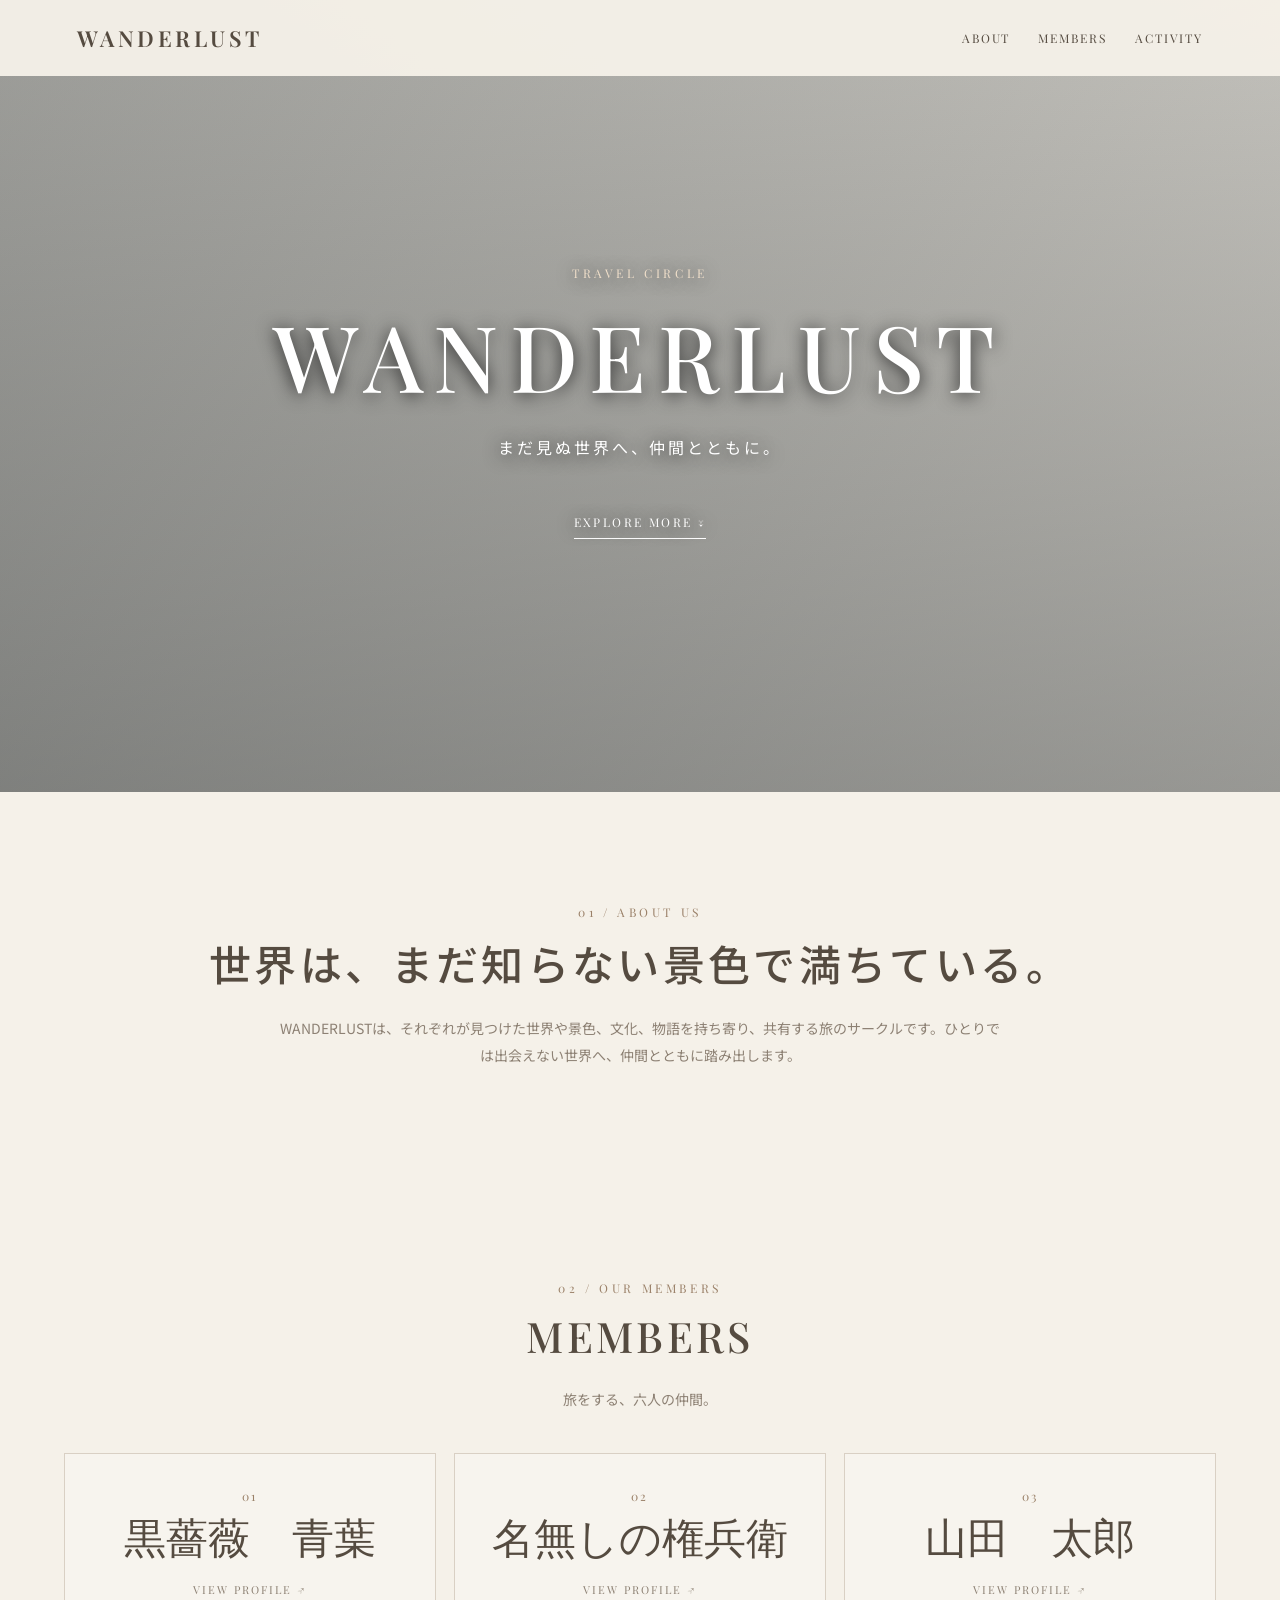
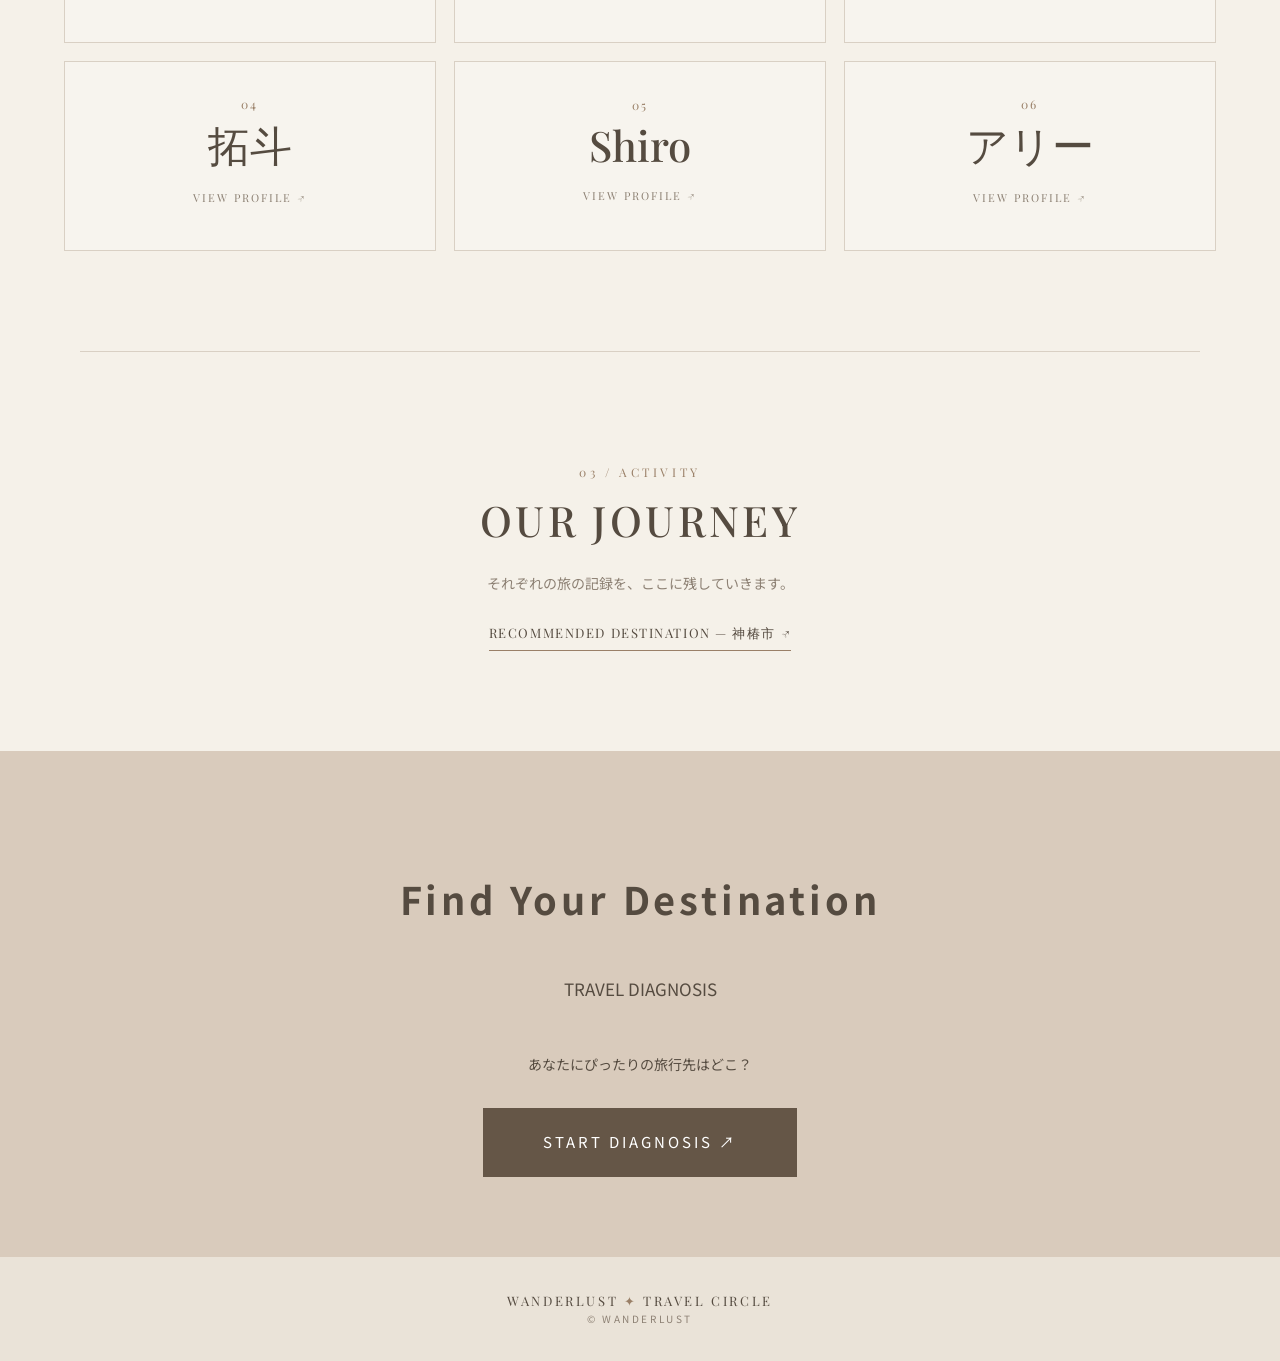
<file: index.html>
<!DOCTYPE html>
<html lang="ja">
<head>
    <meta charset="UTF-8">
    <meta name="viewport" content="width=device-width, initial-scale=1.0">

    <title>WANDERLUST | Travel Circle</title>

    <link rel="preconnect" href="https://fonts.googleapis.com">
    <link rel="preconnect" href="https://fonts.gstatic.com" crossorigin>

    <link
        href="https://fonts.googleapis.com/css2?family=Playfair+Display:wght@400;500;600&family=Noto+Sans+JP:wght@400;500;700&display=swap"
        rel="stylesheet"
    >

    <link rel="stylesheet" href="css/style.css">
</head>

<body>

    <header class="header">
        <a class="logo" href="index.html">WANDERLUST</a>

        <nav>
            <a href="#about">ABOUT</a>
            <a href="#members">MEMBERS</a>
            <a href="#activity">ACTIVITY</a>
        </nav>
    </header>

    <main>

        <!-- HERO -->
        <section class="hero">
            <div class="hero-shade"></div>

            <div class="hero-copy">
                <p class="eyebrow">TRAVEL CIRCLE</p>
                <h1>WANDERLUST</h1>
                <p>まだ見ぬ世界へ、仲間とともに。</p>
                <a class="hero-link" href="#about">EXPLORE MORE ↓</a>
            </div>
        </section>

        <!-- ABOUT -->
        <section class="section about" id="about">
            <p class="eyebrow">01 / ABOUT US</p>

            <h2>世界は、まだ知らない景色で満ちている。</h2>

            <p>
                WANDERLUSTは、それぞれが見つけた世界や景色、文化、物語を持ち寄り、共有する旅のサークルです。ひとりでは出会えない世界へ、仲間とともに踏み出します。
            </p>
        </section>

        <!-- MEMBERS -->
        <section class="section members" id="members">
            <p class="eyebrow">02 / OUR MEMBERS</p>

            <h2>MEMBERS</h2>

            <p class="section-lead">旅をする、六人の仲間。</p>

            <div class="member-grid">

                <a href="profile/index.html" class="member">
                    <span class="member-no">01</span>
                    <h3>黒薔薇　青葉</h3>
                    <p>VIEW PROFILE ↗</p>
                </a>

                <a href="galactic-travel/index.html" class="member">
                    <span class="member-no">02</span>
                    <h3>名無しの権兵衛</h3>
                    <p>VIEW PROFILE ↗</p>
                </a>

                <a href="sakashita/index.html" class="member">
                    <span class="member-no">03</span>
                    <h3>山田　太郎</h3>
                    <p>VIEW PROFILE ↗</p>
                </a>

                <a href="kuma/index.html" class="member">
                    <span class="member-no">04</span>
                    <h3>拓斗</h3>
                    <p>VIEW PROFILE ↗</p>
                </a>

                <a href="shiro/index.html" class="member">
                    <span class="member-no">05</span>
                    <h3>Shiro</h3>
                    <p>VIEW PROFILE ↗</p>
                </a>

                <a href="#members" class="member">
                    <span class="member-no">06</span>
                    <h3>アリー</h3>
                    <p>VIEW PROFILE ↗</p>
                </a>

            </div>
        </section>

        <!-- ACTIVITY -->
        <section class="section activity" id="activity">
            <p class="eyebrow">03 / ACTIVITY</p>

            <h2>OUR JOURNEY</h2>

            <p>それぞれの旅の記録を、ここに残していきます。</p>

            <a class="text-link" href="kamitsubaki/index.html">
                RECOMMENDED DESTINATION — 神椿市 ↗
            </a>
        </section>


        <!-- 診断ツール -->
        <section class="diagnosis">
        <h2 class="section-title">Find Your Destination</h2>
        <p class="subtitle">TRAVEL DIAGNOSIS</p>

        <p style="margin-bottom:30px; font-size:14px;">
            あなたにぴったりの旅行先はどこ？
        </p>

        <a href="judge/index.html">
            START DIAGNOSIS ↗
        </a>
        </section>

    </main>

    <!-- FOOTER -->
    <footer>
        WANDERLUST <span>✦</span> TRAVEL CIRCLE<br>
        <small>© WANDERLUST</small>
    </footer>

</body>
</html>
</file>
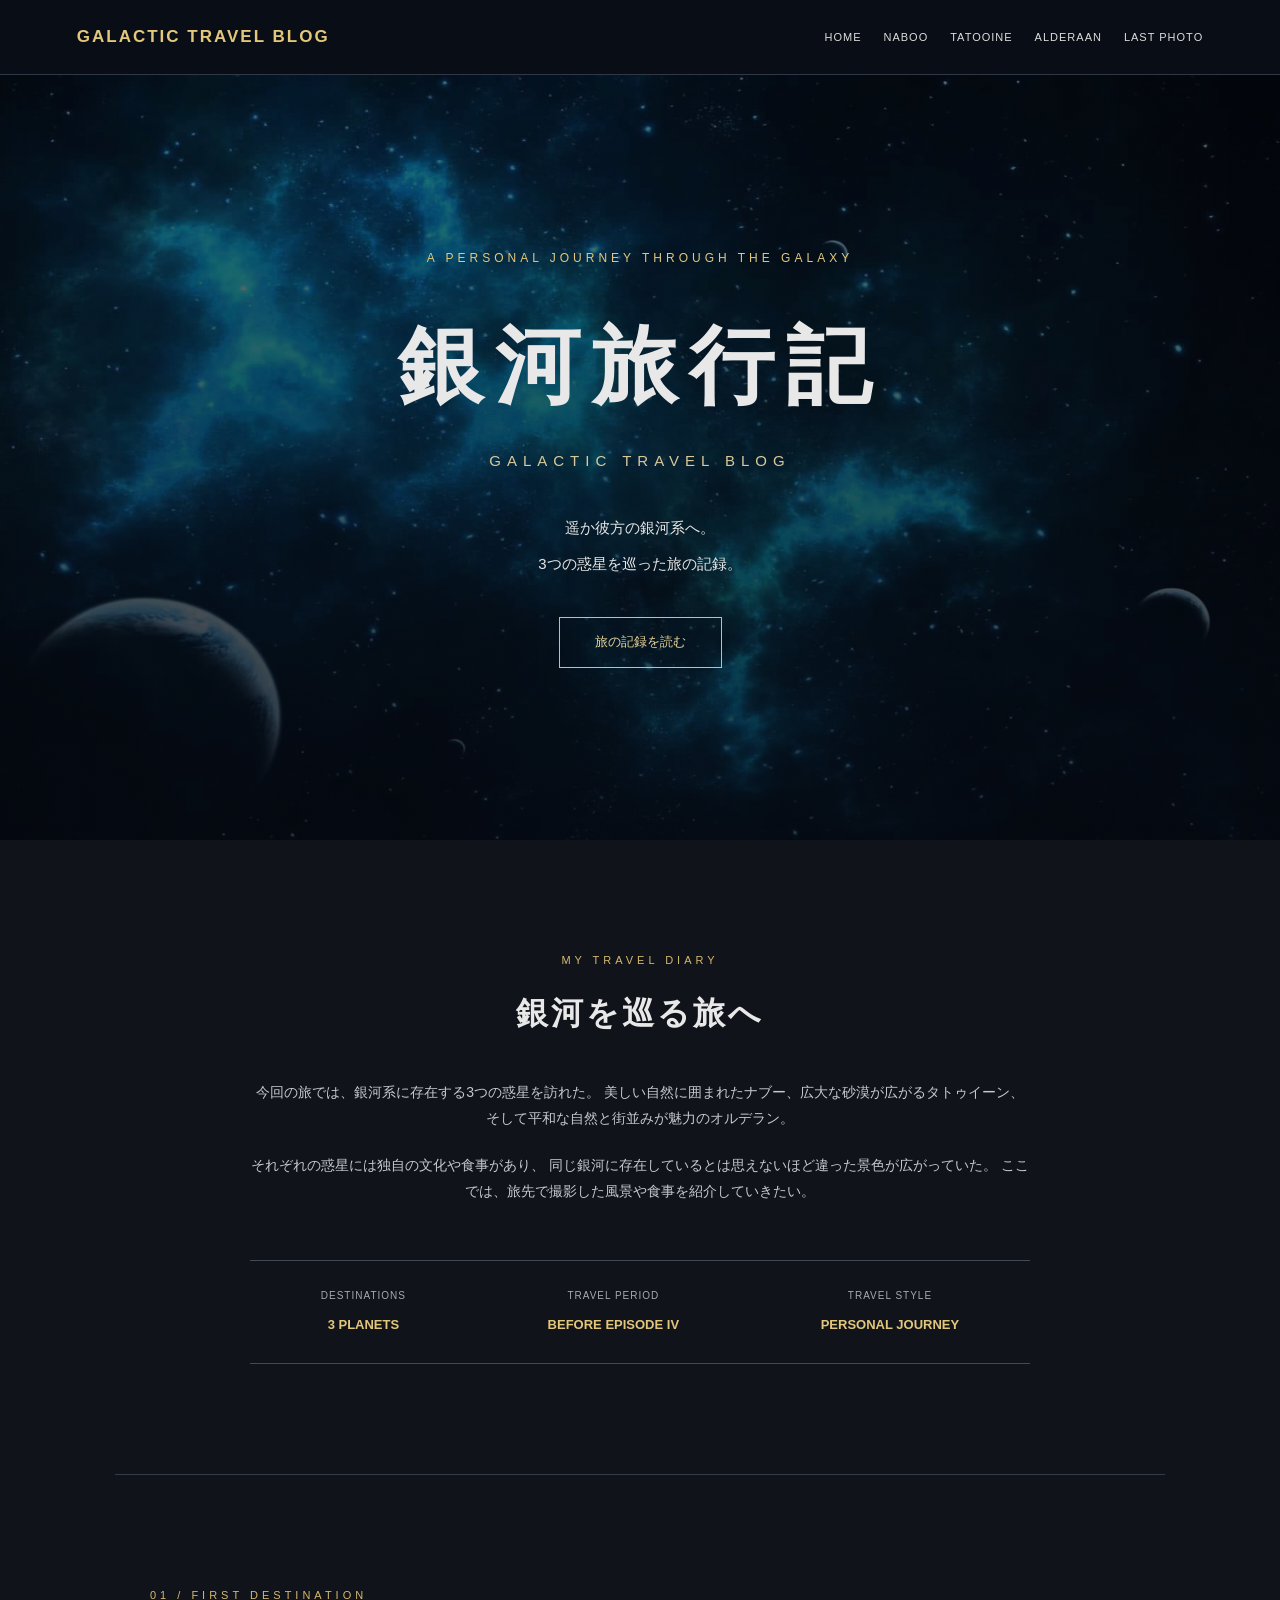
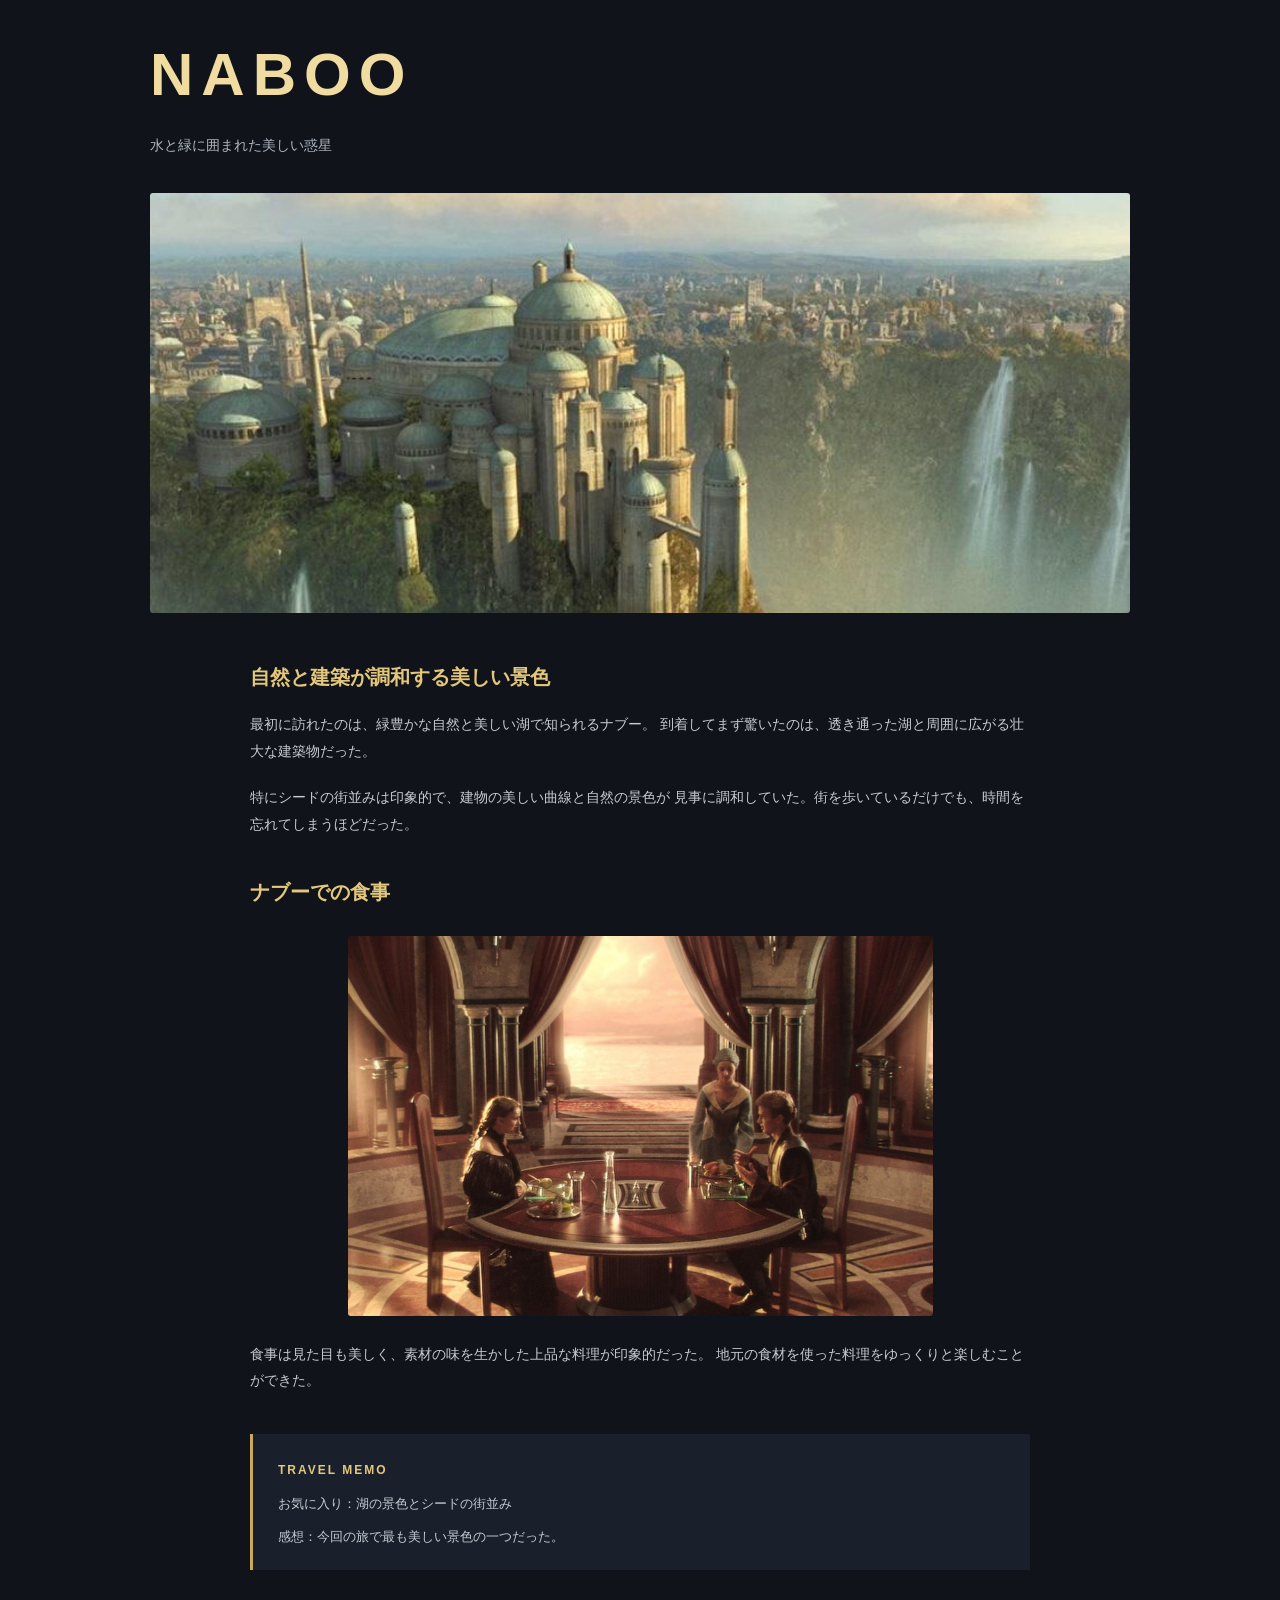
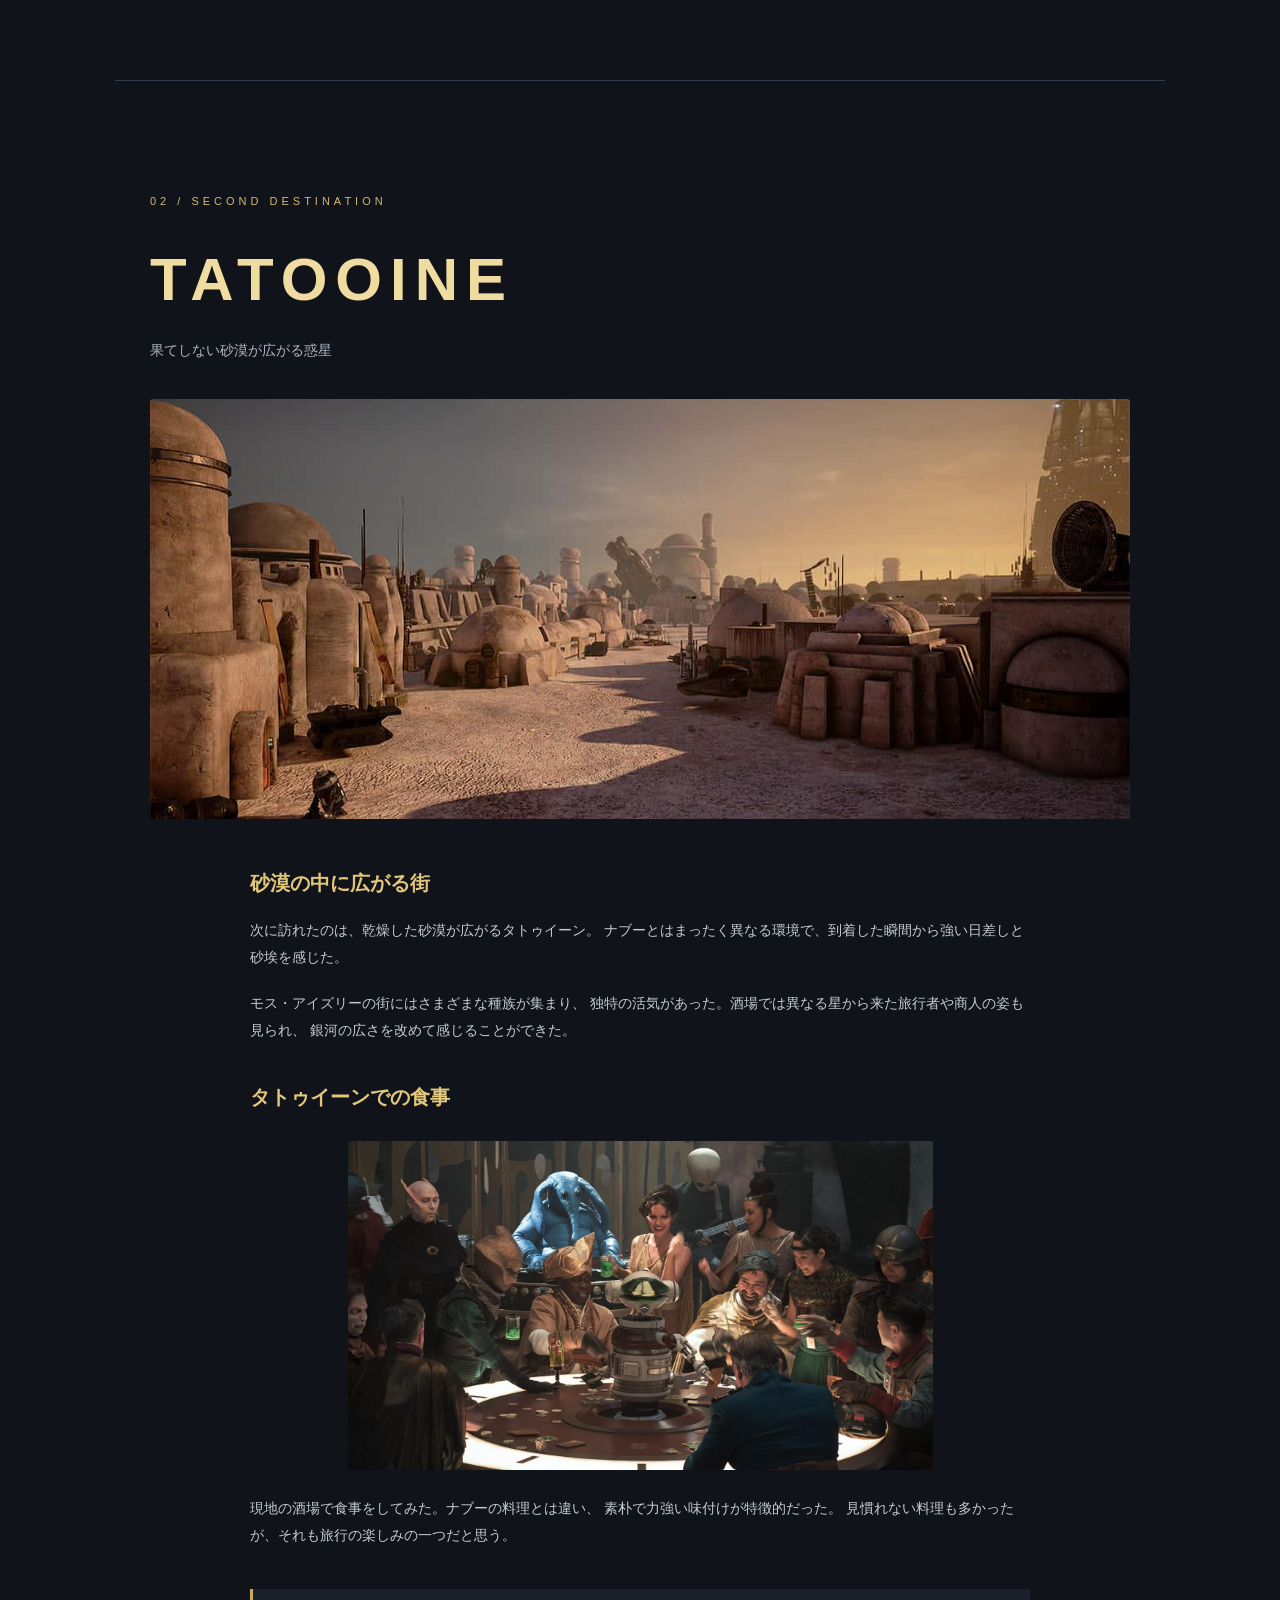
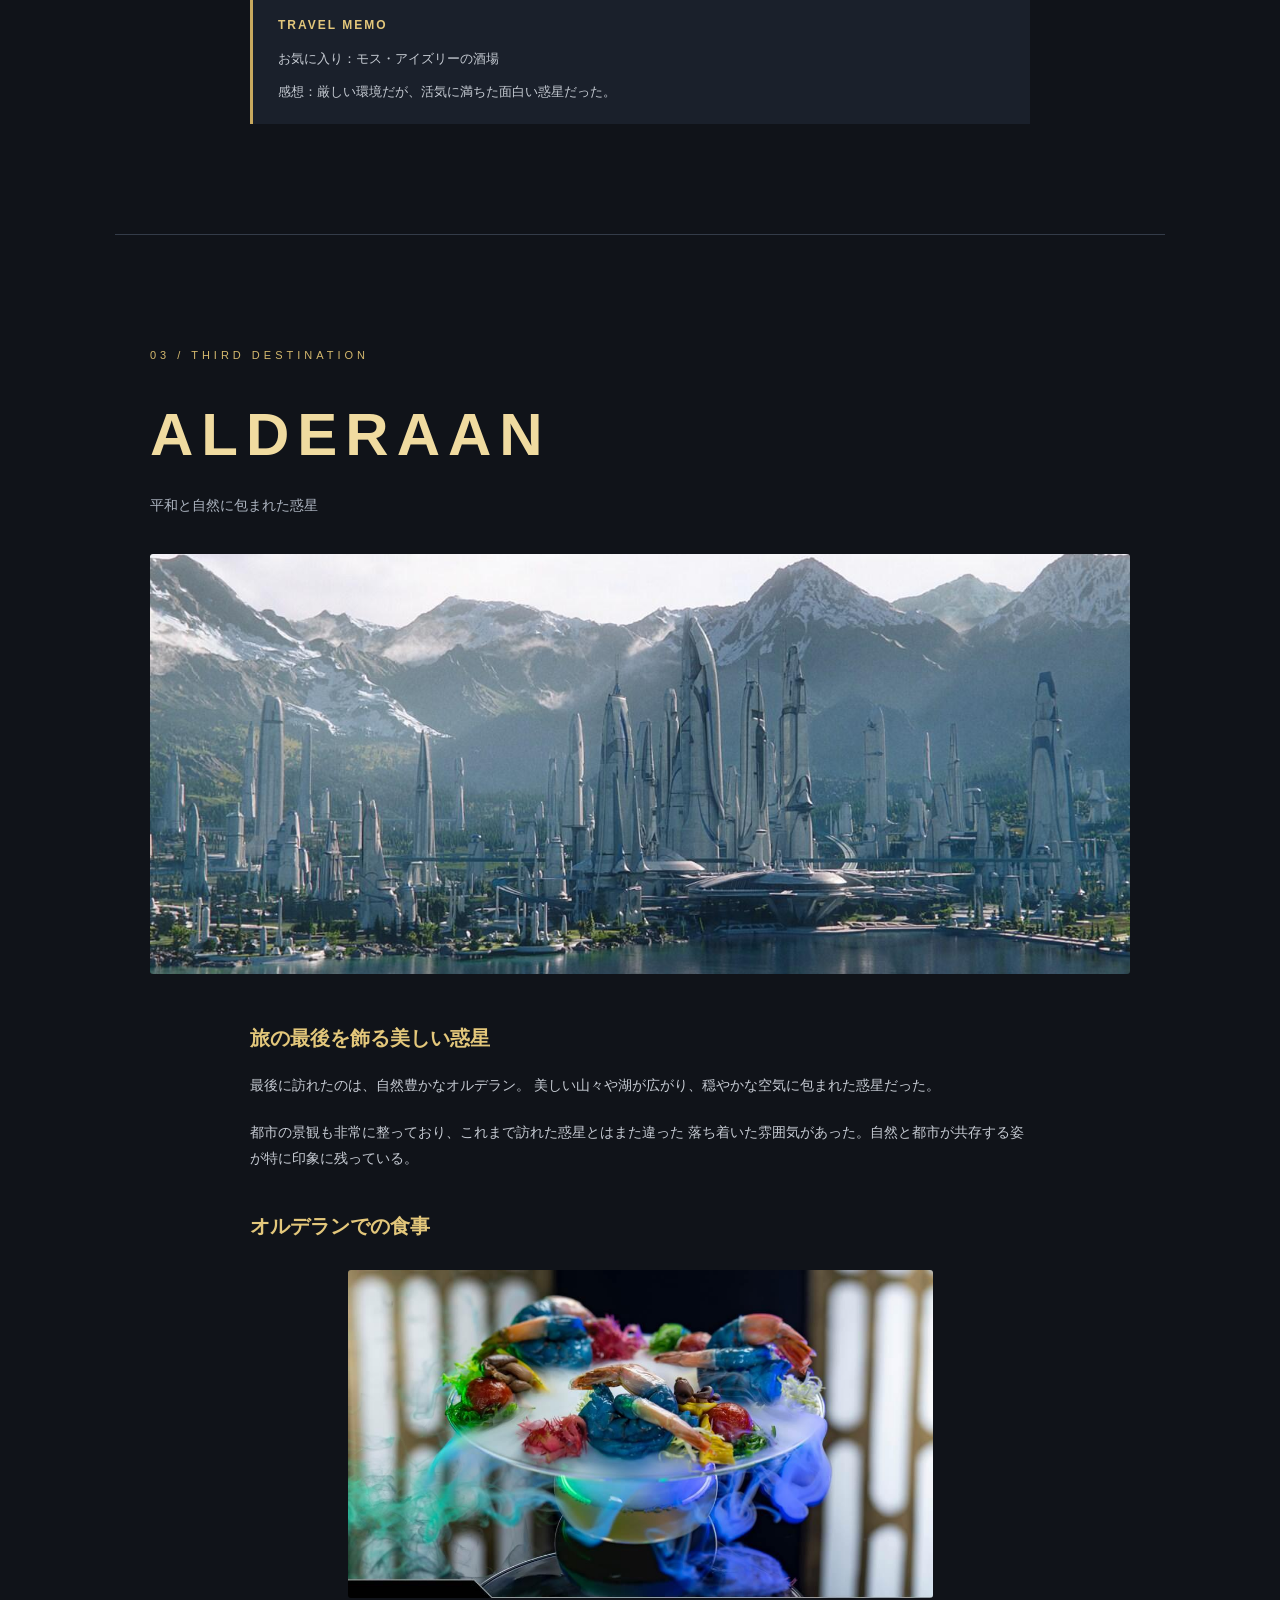
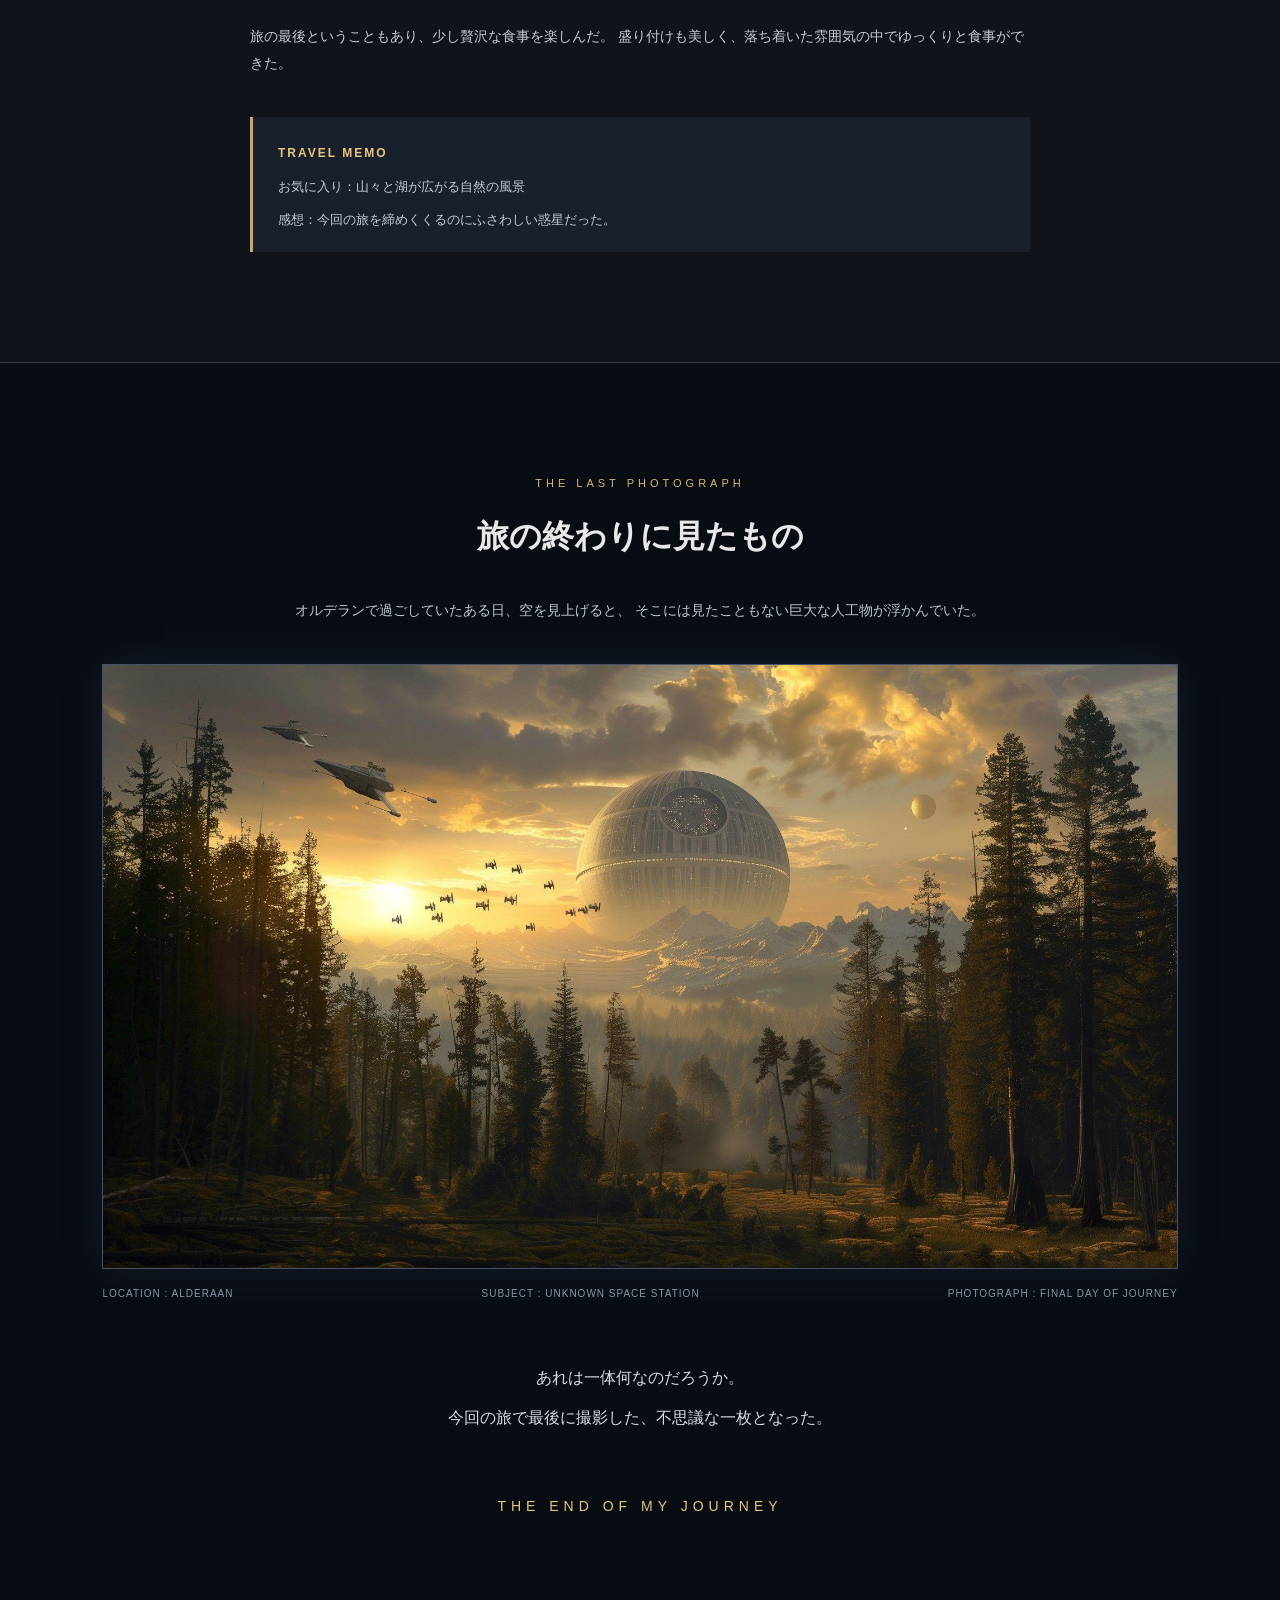
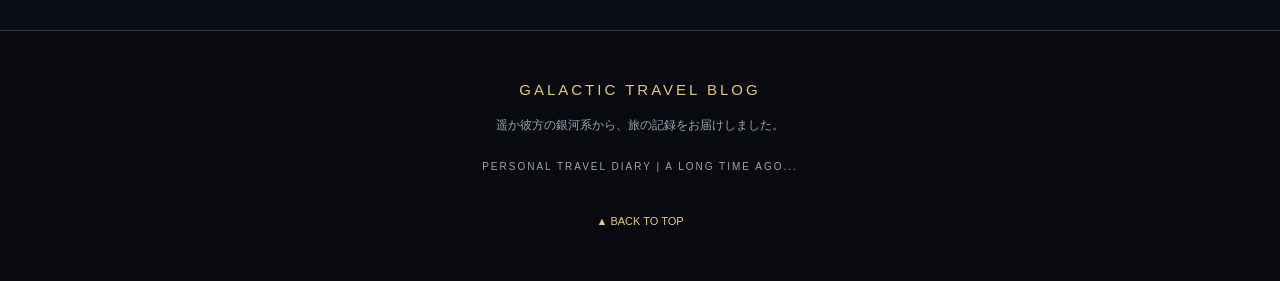
<file: galactic-travel/index.html>
<!DOCTYPE html>
<html lang="ja">
<head>
    <meta charset="UTF-8">
    <meta name="viewport" content="width=device-width, initial-scale=1.0">
    <meta name="description" content="エピソード4直前の銀河を旅した個人旅行記。ナブー、タトゥイーン、オルデランを巡る旅。">
    <title>銀河旅行記 | GALACTIC TRAVEL BLOG</title>
    <link rel="stylesheet" href="style.css">
</head>

<body>

    <!-- ヘッダー -->
    <header class="header">
        <div class="logo">GALACTIC TRAVEL BLOG</div>
        <nav>
            <a href="#home">HOME</a>
            <a href="#naboo">NABOO</a>
            <a href="#tatooine">TATOOINE</a>
            <a href="#alderaan">ALDERAAN</a>
            <a href="#last">LAST PHOTO</a>
        </nav>
    </header>

    <main>

        <!-- トップページ -->
        <section id="home" class="hero">
            <div class="hero-overlay">
                <p class="subtitle">A PERSONAL JOURNEY THROUGH THE GALAXY</p>
                <h1>銀河旅行記</h1>
                <h2>GALACTIC TRAVEL BLOG</h2>
                <p class="hero-description">
                    遥か彼方の銀河系へ。<br>
                    3つの惑星を巡った旅の記録。
                </p>
                <a href="#introduction" class="main-button">旅の記録を読む</a>
            </div>
        </section>

        <!-- はじめに -->
        <section id="introduction" class="introduction section">
            <p class="section-label">MY TRAVEL DIARY</p>
            <h2>銀河を巡る旅へ</h2>

            <p>
                今回の旅では、銀河系に存在する3つの惑星を訪れた。
                美しい自然に囲まれたナブー、広大な砂漠が広がるタトゥイーン、
                そして平和な自然と街並みが魅力のオルデラン。
            </p>

            <p>
                それぞれの惑星には独自の文化や食事があり、
                同じ銀河に存在しているとは思えないほど違った景色が広がっていた。
                ここでは、旅先で撮影した風景や食事を紹介していきたい。
            </p>

            <div class="travel-info">
                <div>
                    <span>DESTINATIONS</span>
                    <strong>3 PLANETS</strong>
                </div>
                <div>
                    <span>TRAVEL PERIOD</span>
                    <strong>BEFORE EPISODE IV</strong>
                </div>
                <div>
                    <span>TRAVEL STYLE</span>
                    <strong>PERSONAL JOURNEY</strong>
                </div>
            </div>
        </section>

        <!-- ナブー -->
        <section id="naboo" class="planet-section section">
            <p class="section-label">01 / FIRST DESTINATION</p>
            <h2 class="planet-title">NABOO</h2>
            <p class="planet-subtitle">水と緑に囲まれた美しい惑星</p>

            <img src="images/naboo.jpg" alt="ナブーの湖と美しい街並み" class="main-photo">

            <div class="article">
                <h3>自然と建築が調和する美しい景色</h3>
                <p>
                    最初に訪れたのは、緑豊かな自然と美しい湖で知られるナブー。
                    到着してまず驚いたのは、透き通った湖と周囲に広がる壮大な建築物だった。
                </p>
                <p>
                    特にシードの街並みは印象的で、建物の美しい曲線と自然の景色が
                    見事に調和していた。街を歩いているだけでも、時間を忘れてしまうほどだった。
                </p>

                <h3>ナブーでの食事</h3>
                <img src="images/naboo-food.jpg" alt="ナブーの料理" class="food-photo">
                <p>
                    食事は見た目も美しく、素材の味を生かした上品な料理が印象的だった。
                    地元の食材を使った料理をゆっくりと楽しむことができた。
                </p>

                <div class="memo">
                    <strong>TRAVEL MEMO</strong>
                    <p>お気に入り：湖の景色とシードの街並み</p>
                    <p>感想：今回の旅で最も美しい景色の一つだった。</p>
                </div>
            </div>
        </section>

        <!-- タトゥイーン -->
        <section id="tatooine" class="planet-section section">
            <p class="section-label">02 / SECOND DESTINATION</p>
            <h2 class="planet-title">TATOOINE</h2>
            <p class="planet-subtitle">果てしない砂漠が広がる惑星</p>

            <img src="images/tatooine.jpg" alt="タトゥイーンの砂漠" class="main-photo">

            <div class="article">
                <h3>砂漠の中に広がる街</h3>
                <p>
                    次に訪れたのは、乾燥した砂漠が広がるタトゥイーン。
                    ナブーとはまったく異なる環境で、到着した瞬間から強い日差しと砂埃を感じた。
                </p>
                <p>
                    モス・アイズリーの街にはさまざまな種族が集まり、
                    独特の活気があった。酒場では異なる星から来た旅行者や商人の姿も見られ、
                    銀河の広さを改めて感じることができた。
                </p>

                <h3>タトゥイーンでの食事</h3>
                <img src="images/tatooine-food.jpg" alt="タトゥイーンの食事" class="food-photo">
                <p>
                    現地の酒場で食事をしてみた。ナブーの料理とは違い、
                    素朴で力強い味付けが特徴的だった。
                    見慣れない料理も多かったが、それも旅行の楽しみの一つだと思う。
                </p>

                <div class="memo">
                    <strong>TRAVEL MEMO</strong>
                    <p>お気に入り：モス・アイズリーの酒場</p>
                    <p>感想：厳しい環境だが、活気に満ちた面白い惑星だった。</p>
                </div>
            </div>
        </section>

        <!-- オルデラン -->
        <section id="alderaan" class="planet-section section">
            <p class="section-label">03 / THIRD DESTINATION</p>
            <h2 class="planet-title">ALDERAAN</h2>
            <p class="planet-subtitle">平和と自然に包まれた惑星</p>

            <img src="images/alderaan.jpg" alt="オルデランの美しい自然" class="main-photo">

            <div class="article">
                <h3>旅の最後を飾る美しい惑星</h3>
                <p>
                    最後に訪れたのは、自然豊かなオルデラン。
                    美しい山々や湖が広がり、穏やかな空気に包まれた惑星だった。
                </p>
                <p>
                    都市の景観も非常に整っており、これまで訪れた惑星とはまた違った
                    落ち着いた雰囲気があった。自然と都市が共存する姿が特に印象に残っている。
                </p>

                <h3>オルデランでの食事</h3>
                <img src="images/alderaan-food.jpg" alt="オルデランの料理" class="food-photo">
                <p>
                    旅の最後ということもあり、少し贅沢な食事を楽しんだ。
                    盛り付けも美しく、落ち着いた雰囲気の中でゆっくりと食事ができた。
                </p>

                <div class="memo">
                    <strong>TRAVEL MEMO</strong>
                    <p>お気に入り：山々と湖が広がる自然の風景</p>
                    <p>感想：今回の旅を締めくくるのにふさわしい惑星だった。</p>
                </div>
            </div>
        </section>

        <!-- 最後の写真 -->
        <section id="last" class="last-section">
            <p class="section-label">THE LAST PHOTOGRAPH</p>
            <h2>旅の終わりに見たもの</h2>
            <p class="last-intro">
                オルデランで過ごしていたある日、空を見上げると、
                そこには見たこともない巨大な人工物が浮かんでいた。
            </p>

            <img src="images/deathstar.jpg"
                 alt="オルデランの地上から見上げたデス・スター"
                 class="deathstar-photo">

            <div class="last-caption">
                <p>LOCATION : ALDERAAN</p>
                <p>SUBJECT : UNKNOWN SPACE STATION</p>
                <p>PHOTOGRAPH : FINAL DAY OF JOURNEY</p>
            </div>

            <p class="last-message">
                あれは一体何なのだろうか。<br>
                今回の旅で最後に撮影した、不思議な一枚となった。
            </p>

            <p class="end-title">THE END OF MY JOURNEY</p>
        </section>

    </main>

    <!-- フッター -->
    <footer>
        <p>GALACTIC TRAVEL BLOG</p>
        <p>遥か彼方の銀河系から、旅の記録をお届けしました。</p>
        <p class="copyright">PERSONAL TRAVEL DIARY | A LONG TIME AGO...</p>
        <a href="#home" class="top-link">▲ BACK TO TOP</a>
    </footer>

    <script src="script.js"></script>
</body>
</html>
</file>
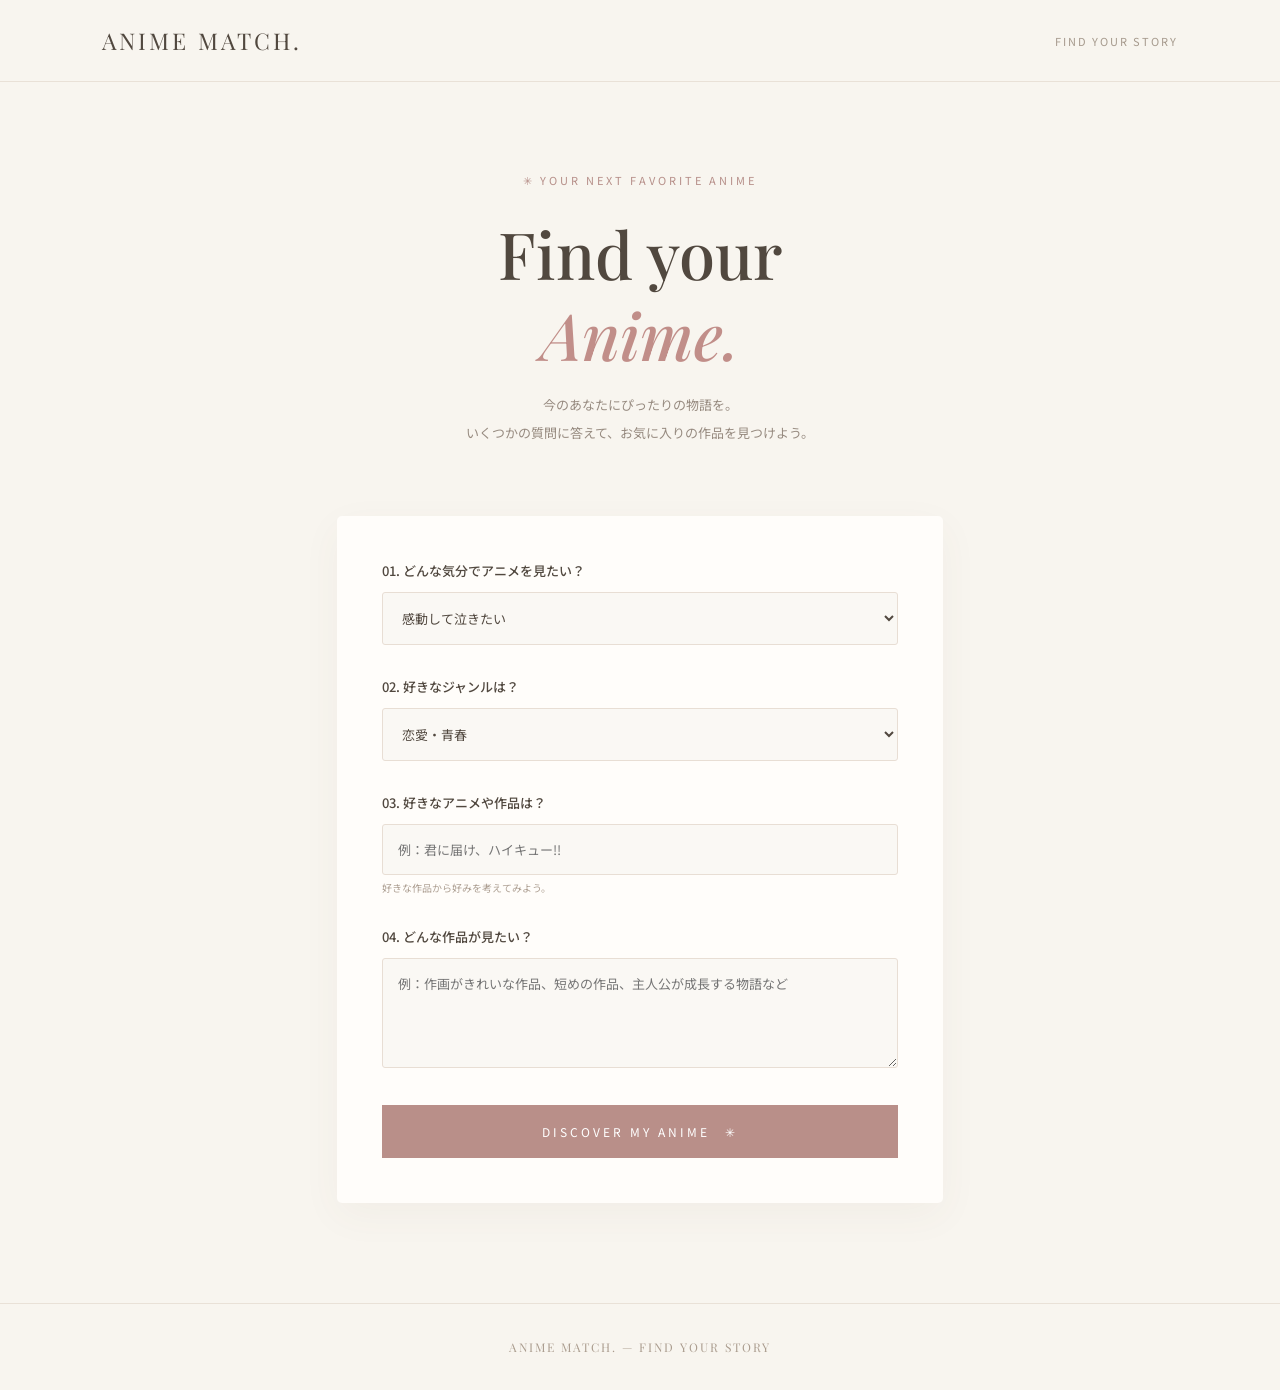
<file: judge/index.html>
<!DOCTYPE html>
<html lang="ja">
<head>
<meta charset="UTF-8">
<meta name="viewport" content="width=device-width, initial-scale=1.0">
<title>ANIME MATCH | あなたにぴったりのアニメ</title>

<style>
@import url('https://fonts.googleapis.com/css2?family=Noto+Sans+JP:wght@300;400;500;600&family=Playfair+Display:ital,wght@0,500;0,600;1,500&display=swap');

* {
  box-sizing: border-box;
}

body {
  margin: 0;
  background: #f8f5ef;
  color: #51483f;
  font-family: 'Noto Sans JP', sans-serif;
}

header {
  padding: 25px 8%;
  display: flex;
  justify-content: space-between;
  align-items: center;
  border-bottom: 1px solid #e9e1d7;
}

.logo {
  font-family: 'Playfair Display', serif;
  font-size: 23px;
  letter-spacing: 3px;
}

.header-text {
  font-size: 11px;
  letter-spacing: 2px;
  color: #a69a8d;
}

.hero {
  text-align: center;
  padding: 90px 20px 55px;
}

.tag {
  font-size: 11px;
  letter-spacing: 3px;
  color: #b68f89;
}

h1 {
  font-family: 'Playfair Display', serif;
  font-size: clamp(38px, 7vw, 65px);
  font-weight: 500;
  line-height: 1.25;
  margin: 25px 0 15px;
}

h1 span {
  color: #c18e89;
  font-style: italic;
}

.description {
  font-size: 13px;
  line-height: 2.2;
  color: #978b80;
}

.container {
  max-width: 650px;
  margin: 0 auto 100px;
  padding: 0 22px;
}

.form-card {
  background: #fffdfa;
  padding: 45px;
  border-radius: 5px;
  box-shadow: 0 12px 40px #69513a0c;
}

.question {
  margin-bottom: 32px;
}

.question label {
  display: block;
  font-size: 13px;
  margin-bottom: 12px;
  font-weight: 500;
}

.question small {
  display: block;
  font-size: 10px;
  color: #ad9f92;
  margin-top: 5px;
}

input, textarea, select {
  width: 100%;
  padding: 15px;
  border: 1px solid #e8ded4;
  background: #faf8f4;
  color: #51483f;
  font-family: inherit;
  font-size: 13px;
  outline: none;
  border-radius: 3px;
}

input:focus, textarea:focus, select:focus {
  border-color: #c18e89;
}

textarea {
  resize: vertical;
  min-height: 110px;
}

button {
  width: 100%;
  border: none;
  padding: 18px;
  background: #b98f89;
  color: white;
  font-family: inherit;
  font-size: 12px;
  letter-spacing: 3px;
  cursor: pointer;
  transition: .3s;
}

button:hover {
  background: #98716d;
}

.result {
  display: none;
  margin-top: 35px;
  padding: 30px;
  background: #f4ede5;
  text-align: center;
  border-radius: 4px;
}

.result h2 {
  font-family: 'Playfair Display', serif;
  font-size: 30px;
  font-weight: 500;
}

.result p {
  font-size: 13px;
  line-height: 2;
}

.result .anime-name {
  font-size: 22px;
  color: #a87570;
  font-weight: 600;
}

footer {
  text-align: center;
  padding: 35px;
  font-family: 'Playfair Display', serif;
  font-size: 12px;
  color: #aa9c8e;
  letter-spacing: 2px;
  border-top: 1px solid #e9e1d7;
}

@media(max-width: 600px) {
  .form-card {
    padding: 27px 20px;
  }
  .hero {
    padding-top: 65px;
  }
}
</style>
</head>

<body>

<header>
  <div class="logo">ANIME MATCH.</div>
  <div class="header-text">FIND YOUR STORY</div>
</header>

<section class="hero">
  <div class="tag">✳ YOUR NEXT FAVORITE ANIME</div>

  <h1>Find your<br><span>Anime.</span></h1>

  <p class="description">
    今のあなたにぴったりの物語を。<br>
    いくつかの質問に答えて、お気に入りの作品を見つけよう。
  </p>
</section>

<main class="container">

<div class="form-card">

  <div class="question">
    <label>01. どんな気分でアニメを見たい？</label>
    <select id="mood">
      <option value="感動">感動して泣きたい</option>
      <option value="恋愛">キュンキュンしたい</option>
      <option value="冒険">ワクワク・冒険したい</option>
      <option value="癒し">癒されたい</option>
      <option value="刺激">ハラハラしたい</option>
      <option value="笑い">思いっきり笑いたい</option>
    </select>
  </div>

  <div class="question">
    <label>02. 好きなジャンルは？</label>
    <select id="genre">
      <option value="恋愛">恋愛・青春</option>
      <option value="ファンタジー">ファンタジー</option>
      <option value="バトル">バトル・アクション</option>
      <option value="日常">日常・ほのぼの</option>
      <option value="ミステリー">ミステリー・サスペンス</option>
      <option value="なんでも">なんでもOK！</option>
    </select>
  </div>

  <div class="question">
    <label>03. 好きなアニメや作品は？</label>
    <input id="favorite" placeholder="例：君に届け、ハイキュー!!">
    <small>好きな作品から好みを考えてみよう。</small>
  </div>

  <div class="question">
    <label>04. どんな作品が見たい？</label>
    <textarea id="detail"
      placeholder="例：作画がきれいな作品、短めの作品、主人公が成長する物語など"></textarea>
  </div>

  <button onclick="diagnose()">DISCOVER MY ANIME　✳</button>

  <div class="result" id="result">
    <div class="tag">✳ YOUR ANIME MATCH</div>
    <h2>あなたにおすすめの作品</h2>
    <div id="resultContent"></div>
    <button onclick="diagnose()" style="margin-top:20px">
      もう一度診断する
    </button>
  </div>

</div>
</main>

<footer>
  ANIME MATCH. — FIND YOUR STORY
</footer>

<script>

const animeList = [

  // ===== 恋愛・青春 =====
  {
    name: "君に届け",
    genre: "恋愛",
    mood: "恋愛",
    description: "不器用な主人公が友情や恋を通して成長していく青春ストーリー。",
    point: "ピュアな恋愛と優しい世界観が魅力。"
  },
  {
    name: "ホリミヤ",
    genre: "恋愛",
    mood: "恋愛",
    description: "学校では見せない一面を持つ二人が出会い、距離を縮めていく物語。",
    point: "自然体な恋愛と個性豊かなキャラクターが魅力。"
  },
  {
    name: "かぐや様は告らせたい",
    genre: "恋愛",
    mood: "笑い",
    description: "恋愛に不器用な二人が繰り広げる、恋愛頭脳戦。",
    point: "恋愛とコメディの絶妙なバランスが魅力。"
  },
  {
    name: "青春ブタ野郎シリーズ",
    genre: "恋愛",
    mood: "感動",
    description: "思春期の不思議な現象を通して、人間関係や心の葛藤を描く物語。",
    point: "青春、恋愛、感動を楽しみたい人におすすめ。"
  },
  {
    name: "五等分の花嫁",
    genre: "恋愛",
    mood: "恋愛",
    description: "五つ子の姉妹と家庭教師の主人公が織りなすラブコメディ。",
    point: "個性的なヒロインたちとの恋愛模様が魅力。"
  },
  {
    name: "その着せ替え人形は恋をする",
    genre: "恋愛",
    mood: "恋愛",
    description: "雛人形作りが好きな少年とコスプレ好きな少女の交流を描く物語。",
    point: "趣味を通じて深まる関係と美しい作画が魅力。"
  },

  // ===== ファンタジー =====
  {
    name: "ヴァイオレット・エヴァーガーデン",
    genre: "ファンタジー",
    mood: "感動",
    description: "手紙を通して人の想いを知っていく、美しく切ない物語。",
    point: "圧倒的な映像美と心に響くストーリーが魅力。"
  },
  {
    name: "葬送のフリーレン",
    genre: "ファンタジー",
    mood: "癒し",
    description: "魔王討伐後、エルフの魔法使いが人間を知るための旅に出る物語。",
    point: "美しい世界観と穏やかな時間、心に残るドラマが魅力。"
  },
  {
    name: "Re:ゼロから始める異世界生活",
    genre: "ファンタジー",
    mood: "刺激",
    description: "異世界に召喚された少年が、死に戻りの能力で運命に立ち向かう。",
    point: "予測できない展開と緊張感が魅力。"
  },
  {
    name: "転生したらスライムだった件",
    genre: "ファンタジー",
    mood: "冒険",
    description: "スライムに転生した主人公が仲間を増やし、国を築いていく物語。",
    point: "冒険、仲間との絆、国づくりが魅力。"
  },
  {
    name: "無職転生",
    genre: "ファンタジー",
    mood: "冒険",
    description: "異世界に転生した主人公が新たな人生を歩んでいく物語。",
    point: "壮大な世界観と主人公の成長が魅力。"
  },
  {
    name: "魔女の旅々",
    genre: "ファンタジー",
    mood: "癒し",
    description: "魔女のイレイナがさまざまな国を巡り、人々と出会う旅の物語。",
    point: "美しい風景と多彩なエピソードが魅力。"

  },

  // ===== バトル・アクション =====
  {
    name: "僕のヒーローアカデミア",
    genre: "バトル",
    mood: "冒険",
    description: "個性と呼ばれる能力を持つ世界で、ヒーローを目指す少年の物語。",
    point: "仲間との絆と熱い成長ドラマが魅力。"
  },
  {
    name: "鬼滅の刃",
    genre: "バトル",
    mood: "感動",
    description: "鬼に家族を奪われた少年が、妹を人間に戻すため鬼と戦う物語。",
    point: "迫力ある戦闘シーンと家族愛が魅力。"
  },
  {
    name: "呪術廻戦",
    genre: "バトル",
    mood: "刺激",
    description: "呪いが存在する世界で、呪術師たちが戦いに身を投じる物語。",
    point: "迫力あるアクションと個性的なキャラクターが魅力。"
  },
  {
    name: "進撃の巨人",
    genre: "バトル",
    mood: "刺激",
    description: "巨人に支配された世界で、人類が自由を求めて戦う物語。",
    point: "壮大な伏線と衝撃的な展開が魅力。"
  },
  {
    name: "鋼の錬金術師 FULLMETAL ALCHEMIST",
    genre: "バトル",
    mood: "冒険",
    description: "失った身体を取り戻すため、兄弟が賢者の石を探す旅に出る。",
    point: "緻密なストーリーと兄弟の絆が魅力。"
  },
  {
    name: "チェンソーマン",
    genre: "バトル",
    mood: "刺激",
    description: "悪魔が存在する世界で、少年デンジが壮絶な戦いに巻き込まれる。",
    point: "独特な世界観と予測不能な展開が魅力。"
  },

  // ===== 日常・癒し =====
  {
    name: "夏目友人帳",
    genre: "日常",
    mood: "癒し",
    description: "妖怪たちとの出会いを通して、人とのつながりを描く優しい物語。",
    point: "ゆったりした時間と心温まるエピソードが魅力。"
  },
  {
    name: "ゆるキャン△",
    genre: "日常",
    mood: "癒し",
    description: "女子高生たちがキャンプを楽しむ、のんびりとした日常物語。",
    point: "美しい自然と穏やかな雰囲気が魅力。"
  },
  {
    name: "ぼっち・ざ・ろっく！",
    genre: "日常",
    mood: "笑い",
    description: "人見知りの少女がバンド活動を通じて成長していく物語。",
    point: "音楽と個性的なキャラクター、コメディが魅力。"
  },
  {
    name: "日常",
    genre: "日常",
    mood: "笑い",
    description: "女子高生たちを中心に、何気ない日常が不思議な展開を見せる作品。",
    point: "予想外のギャグと独特なテンポが魅力。"
  },
  {
    name: "SPY×FAMILY",
    genre: "日常",
    mood: "笑い",
    description: "秘密を抱えた家族が繰り広げる、笑いと感動の物語。",
    point: "個性的なキャラクターと楽しい掛け合いが魅力。"
  },

  // ===== ミステリー・サスペンス =====
  {
    name: "DEATH NOTE",
    genre: "ミステリー",
    mood: "刺激",
    description: "名前を書かれた人間が死ぬノートを巡る天才たちの頭脳戦。",
    point: "緻密な心理戦と予測できない展開が魅力。"
  },
  {
    name: "STEINS;GATE",
    genre: "ミステリー",
    mood: "感動",
    description: "偶然タイムマシンを生み出した研究者たちが運命に立ち向かう。",
    point: "巧妙な伏線と後半の怒涛の展開が魅力。"
  },
  {
    name: "約束のネバーランド",
    genre: "ミステリー",
    mood: "刺激",
    description: "幸せな孤児院に隠された秘密を知った子供たちの脱出劇。",
    point: "緊張感のある頭脳戦と謎解きが魅力。"
  },
  {
    name: "氷菓",
    genre: "ミステリー",
    mood: "癒し",
    description: "省エネ主義の高校生が日常に潜む謎を解き明かしていく。",
    point: "繊細な心理描写と美しい映像が魅力。"
  },

  // ===== スポーツ =====
  {
    name: "ハイキュー!!",
    genre: "バトル",
    mood: "冒険",
    description: "仲間とともに夢に向かって挑戦する高校バレーボールの物語。",
    point: "熱い試合とキャラクターの成長が魅力。"
  },
  {
    name: "ブルーロック",
    genre: "バトル",
    mood: "刺激",
    description: "世界一のストライカーを目指す選手たちの過酷な競争を描く。",
    point: "個性豊かな選手たちの熱い駆け引きが魅力。"
  },
  {
    name: "SLAM DUNK",
    genre: "バトル",
    mood: "冒険",
    description: "バスケットボールを始めた少年が仲間とともに成長していく。",
    point: "熱い試合と青春のドラマが魅力。"
  },

  // ===== SF・近未来 =====
  {
    name: "PSYCHO-PASS",
    genre: "ミステリー",
    mood: "刺激",
    description: "人間の心理状態を数値化する未来社会で、犯罪を追う刑事たちの物語。",
    point: "深いテーマと緊張感のある展開が魅力。"
  },
  {
    name: "Dr.STONE",
    genre: "ファンタジー",
    mood: "冒険",
    description: "石化した人類が目覚めた世界で、科学の力を使い文明を再建する。",
    point: "科学の面白さと仲間との冒険が魅力。"
  },

  // ===== 音楽・芸術 =====
  {
    name: "四月は君の嘘",
    genre: "恋愛",
    mood: "感動",
    description: "ピアノを弾けなくなった少年が、一人の少女との出会いで再び音楽と向き合う。",
    point: "美しい音楽と切ない青春ストーリーが魅力。"
  },
  {
    name: "響け！ユーフォニアム",
    genre: "日常",
    mood: "感動",
    description: "吹奏楽部の少女たちが音楽と向き合いながら成長していく。",
    point: "繊細な人間関係と本格的な音楽描写が魅力。"
  },
  {
    name: "推しの子",
    genre: "ミステリー",
    mood: "刺激",
    description: "芸能界を舞台に、華やかな世界の裏側と復讐を描く物語。",
    point: "芸能界のリアルな描写と予測不能な展開が魅力。"

  
  // ===== 追加：恋愛・青春 =====
  },
  {
    name: "アオのハコ",
    genre: "恋愛",
    mood: "恋愛",
    description: "部活動と恋愛に向き合う高校生たちの青春物語。",
    point: "爽やかな恋愛と青春が魅力。"
  },
  {
    name: "月がきれい",
    genre: "恋愛",
    mood: "恋愛",
    description: "中学生の初恋を丁寧に描いた青春物語。",
    point: "リアルで繊細な恋愛描写が魅力。"
  },
  {
    name: "とらドラ！",
    genre: "恋愛",
    mood: "恋愛",
    description: "不器用な高校生たちの恋と友情を描く物語。",
    point: "笑いと感動の青春ストーリー。"
  },
  {
    name: "オレンジ",
    genre: "恋愛",
    mood: "感動",
    description: "未来から届いた手紙をきっかけに始まる青春物語。",
    point: "友情と切ない恋愛が魅力。"
  },
  {
    name: "からかい上手の高木さん",
    genre: "恋愛",
    mood: "笑い",
    description: "隣の席の女の子にからかわれる少年の日常。",
    point: "甘酸っぱい恋愛とコメディ。"
  },
  {
    name: "山田くんとLv999の恋をする",
    genre: "恋愛",
    mood: "恋愛",
    description: "オンラインゲームを通じて始まる恋愛物語。",
    point: "現代的な恋愛と魅力的なキャラクター。"
  },
  {
    name: "ニセコイ",
    genre: "恋愛",
    mood: "笑い",
    description: "偽物の恋人関係から始まるラブコメディ。",
    point: "個性的なヒロインたちとの恋愛模様。"
  },

  // ===== 追加：ファンタジー・異世界 =====
  {
    name: "薬屋のひとりごと",
    genre: "ミステリー",
    mood: "刺激",
    description: "後宮で薬師の少女がさまざまな事件の謎を解く。",
    point: "知識を生かした推理と個性的な人物。"
  },
  {
    name: "ダンジョン飯",
    genre: "ファンタジー",
    mood: "冒険",
    description: "ダンジョンで魔物を料理しながら冒険する物語。",
    point: "料理とファンタジーの面白い融合。"
  },
  {
    name: "オーバーロード",
    genre: "ファンタジー",
    mood: "刺激",
    description: "ゲームの世界に残された主人公の異世界物語。",
    point: "壮大な世界観と迫力ある展開。"
  },
  {
    name: "この素晴らしい世界に祝福を！",
    genre: "ファンタジー",
    mood: "笑い",
    description: "異世界で仲間たちと騒がしい冒険を繰り広げる。",
    point: "個性的な仲間たちとコメディ。"
  },
  {
    name: "ノーゲーム・ノーライフ",
    genre: "ファンタジー",
    mood: "刺激",
    description: "すべてがゲームで決まる世界で戦う兄妹の物語。",
    point: "頭脳戦と鮮やかな映像。"
  },
  {
    name: "メイドインアビス",
    genre: "ファンタジー",
    mood: "刺激",
    description: "巨大な穴の深層を目指す少年少女の冒険。",
    point: "独特な世界観と壮大な冒険。"
  },
  {
    name: "盾の勇者の成り上がり",
    genre: "ファンタジー",
    mood: "成長",
    description: "異世界で裏切られた勇者が逆境から立ち上がる。",
    point: "逆境からの成長と仲間との絆。"
  },

  // ===== 追加：バトル・アクション =====
  {
    name: "HUNTER×HUNTER",
    genre: "バトル",
    mood: "冒険",
    description: "父を探す少年がハンターの世界へ旅立つ。",
    point: "緻密な能力バトルと壮大な冒険。"
  },
  {
    name: "ONE PIECE",
    genre: "バトル",
    mood: "冒険",
    description: "海賊王を目指す少年と仲間たちの大冒険。",
    point: "仲間との絆と感動のストーリー。"
  },
  {
    name: "NARUTO",
    genre: "バトル",
    mood: "成長",
    description: "忍者を目指す少年の成長と友情の物語。",
    point: "努力と友情、熱い戦闘シーン。"
  },
  {
    name: "BLEACH",
    genre: "バトル",
    mood: "刺激",
    description: "死神の力を得た少年がさまざまな敵と戦う。",
    point: "スタイリッシュなバトルと魅力的なキャラクター。"
  },
  {
    name: "ブラッククローバー",
    genre: "バトル",
    mood: "成長",
    description: "魔法が使えない少年が魔法帝を目指す物語。",
    point: "熱い努力と友情。"
  },
  {
    name: "東京喰種",
    genre: "バトル",
    mood: "刺激",
    description: "人間と喰種の狭間で苦悩する青年の物語。",
    point: "ダークな世界観と心理描写。"
  },
  {
    name: "モブサイコ100",
    genre: "バトル",
    mood: "成長",
    description: "強大な超能力を持つ少年の成長物語。",
    point: "個性的な演出と心温まるドラマ。"
  },
  {
    name: "ワンパンマン",
    genre: "バトル",
    mood: "笑い",
    description: "どんな敵も一撃で倒すヒーローの物語。",
    point: "爽快なアクションとコメディ。"
  },
  {
    name: "炎炎ノ消防隊",
    genre: "バトル",
    mood: "刺激",
    description: "人体発火現象と戦う特殊消防隊の物語。",
    point: "迫力の戦闘と謎に満ちた世界。"
  },

  // ===== 追加：日常・コメディ =====
  {
    name: "けいおん！",
    genre: "日常",
    mood: "癒し",
    description: "女子高生たちが軽音楽部で過ごす日常。",
    point: "音楽と友情、ほのぼのした雰囲気。"
  },
  {
    name: "のんのんびより",
    genre: "日常",
    mood: "癒し",
    description: "田舎で暮らす少女たちののんびりした日常。",
    point: "穏やかな時間と美しい自然。"
  },
  {
    name: "小林さんちのメイドラゴン",
    genre: "日常",
    mood: "笑い",
    description: "ドラゴンと人間の不思議な共同生活。",
    point: "温かい日常と楽しいコメディ。"
  },
  {
    name: "斉木楠雄のΨ難",
    genre: "日常",
    mood: "笑い",
    description: "超能力者の平穏を邪魔する騒がしい日常。",
    point: "テンポの良いギャグと個性的なキャラクター。"
  },
  {
    name: "甘々と稲妻",
    genre: "日常",
    mood: "癒し",
    description: "料理を通じて親子の絆を描く物語。",
    point: "心温まる料理と家族愛。"
  },
  {
    name: "うさぎドロップ",
    genre: "日常",
    mood: "感動",
    description: "独身男性と少女の共同生活を描く物語。",
    point: "優しい家族の物語。"
  },

  // ===== 追加：ミステリー・SF =====
  {
    name: "サマータイムレンダ",
    genre: "ミステリー",
    mood: "刺激",
    description: "故郷で起こる不可解な事件に挑む物語。",
    point: "タイムリープと謎解き。"
  },
  {
    name: "僕だけがいない街",
    genre: "ミステリー",
    mood: "感動",
    description: "過去に戻る能力で事件の真相を追う物語。",
    point: "切ない人間ドラマと緻密な展開。"
  },
  {
    name: "ID:INVADED",
    genre: "ミステリー",
    mood: "刺激",
    description: "殺人犯の精神世界に潜入して事件を解決する。",
    point: "独特な設定と本格的な推理。"
  },
  {
    name: "新世紀エヴァンゲリオン",
    genre: "SF",
    mood: "刺激",
    description: "謎の敵と戦う少年少女たちの物語。",
    point: "深い心理描写と独特な世界観。"
  },
  {
    name: "コードギアス",
    genre: "SF",
    mood: "刺激",
    description: "特殊な力を得た少年が世界を変えようとする。",
    point: "緻密な戦略と予想外の展開。"
  },
  {
    name: "Vivy -Fluorite Eye's Song-",
    genre: "SF",
    mood: "感動",
    description: "AIの歌姫が未来を変えるために戦う物語。",
    point: "美しい音楽と映像。"
  },

  // ===== 追加：スポーツ =====
  {
    name: "黒子のバスケ",
    genre: "スポーツ",
    mood: "刺激",
    description: "個性的な選手たちがバスケットボールで競い合う。",
    point: "迫力ある試合と熱い友情。"
  },
  {
    name: "アオアシ",
    genre: "スポーツ",
    mood: "成長",
    description: "プロサッカー選手を目指す少年の成長物語。",
    point: "リアルなサッカー描写と努力。"
  },
  {
    name: "ダイヤのA",
    genre: "スポーツ",
    mood: "成長",
    description: "高校野球で甲子園を目指す少年たちの物語。",
    point: "熱いチームドラマ。"
  },
  {
    name: "弱虫ペダル",
    genre: "スポーツ",
    mood: "冒険",
    description: "自転車競技に挑戦する少年の物語。",
    point: "仲間との絆と熱いレース。"
  },
  {
    name: "Free!",
    genre: "スポーツ",
    mood: "感動",
    description: "水泳を通じた少年たちの友情と青春。",
    point: "美しい映像と青春ドラマ。"
  },
  {
    name: "メダリスト",
    genre: "スポーツ",
    mood: "感動",
    description: "フィギュアスケートに夢をかける少女の物語。",
    point: "努力と夢への挑戦。"
  },

  // ===== 追加：音楽・芸術 =====
  {
    name: "坂道のアポロン",
    genre: "音楽",
    mood: "感動",
    description: "ジャズを通じて友情と恋愛を描く青春物語。",
    point: "美しい音楽と青春ドラマ。"
  },
  {
    name: "Angel Beats!",
    genre: "日常",
    mood: "感動",
    description: "死後の世界で出会った少年少女たちの物語。",
    point: "笑いと涙が詰まったストーリー。"
  },
  {
    name: "CLANNAD",
    genre: "恋愛",
    mood: "感動",
    description: "出会いと家族の絆を描く感動の物語。",
    point: "深い感動と人間ドラマ。"
  }

  

];


function diagnose() {
  const mood = document.getElementById("mood").value;
  const genre = document.getElementById("genre").value;
  const favorite = document.getElementById("favorite").value;
  const detail = document.getElementById("detail").value;

  // 気分とジャンルの一致度を計算
  let matches = animeList.map(anime => {
    let score = 0;

    if (anime.mood === mood) {
      score += 2;
    }

    if (genre === "なんでも" || anime.genre === genre) {
      score += 2;
    }

    return {
      ...anime,
      score: score
    };
  });

  // 最もスコアの高い作品を抽出
  const maxScore = Math.max(...matches.map(a => a.score));

  matches = matches.filter(a => a.score === maxScore);

  // 同点の作品からランダムに選択
  const result = matches[
    Math.floor(Math.random() * matches.length)
  ];

  document.getElementById("resultContent").innerHTML = `
    <p class="anime-name">${escapeHTML(result.name)}</p>
    <p>${escapeHTML(result.description)}</p>
    <p>♡ ${escapeHTML(result.point)}</p>

    <p style="color:#ad9187;font-size:11px">
      YOUR MOOD : ${escapeHTML(mood)} / ${escapeHTML(genre)}
    </p>

    <p style="font-size:11px;color:#a69a8d">
      ${favorite ? "好きな作品：" + escapeHTML(favorite) : ""}
    </p>
  `;

  document.getElementById("result").style.display = "block";

  document.getElementById("result").scrollIntoView({
    behavior: "smooth"
  });
}



function escapeHTML(str) {
  return str.replace(/[&<>"']/g, c => ({
    "&":"&amp;",
    "<":"&lt;",
    ">":"&gt;",
    '"':"&quot;",
    "'":"&#39;"
  })[c]);
}
</script>

</body>
</html>
</file>
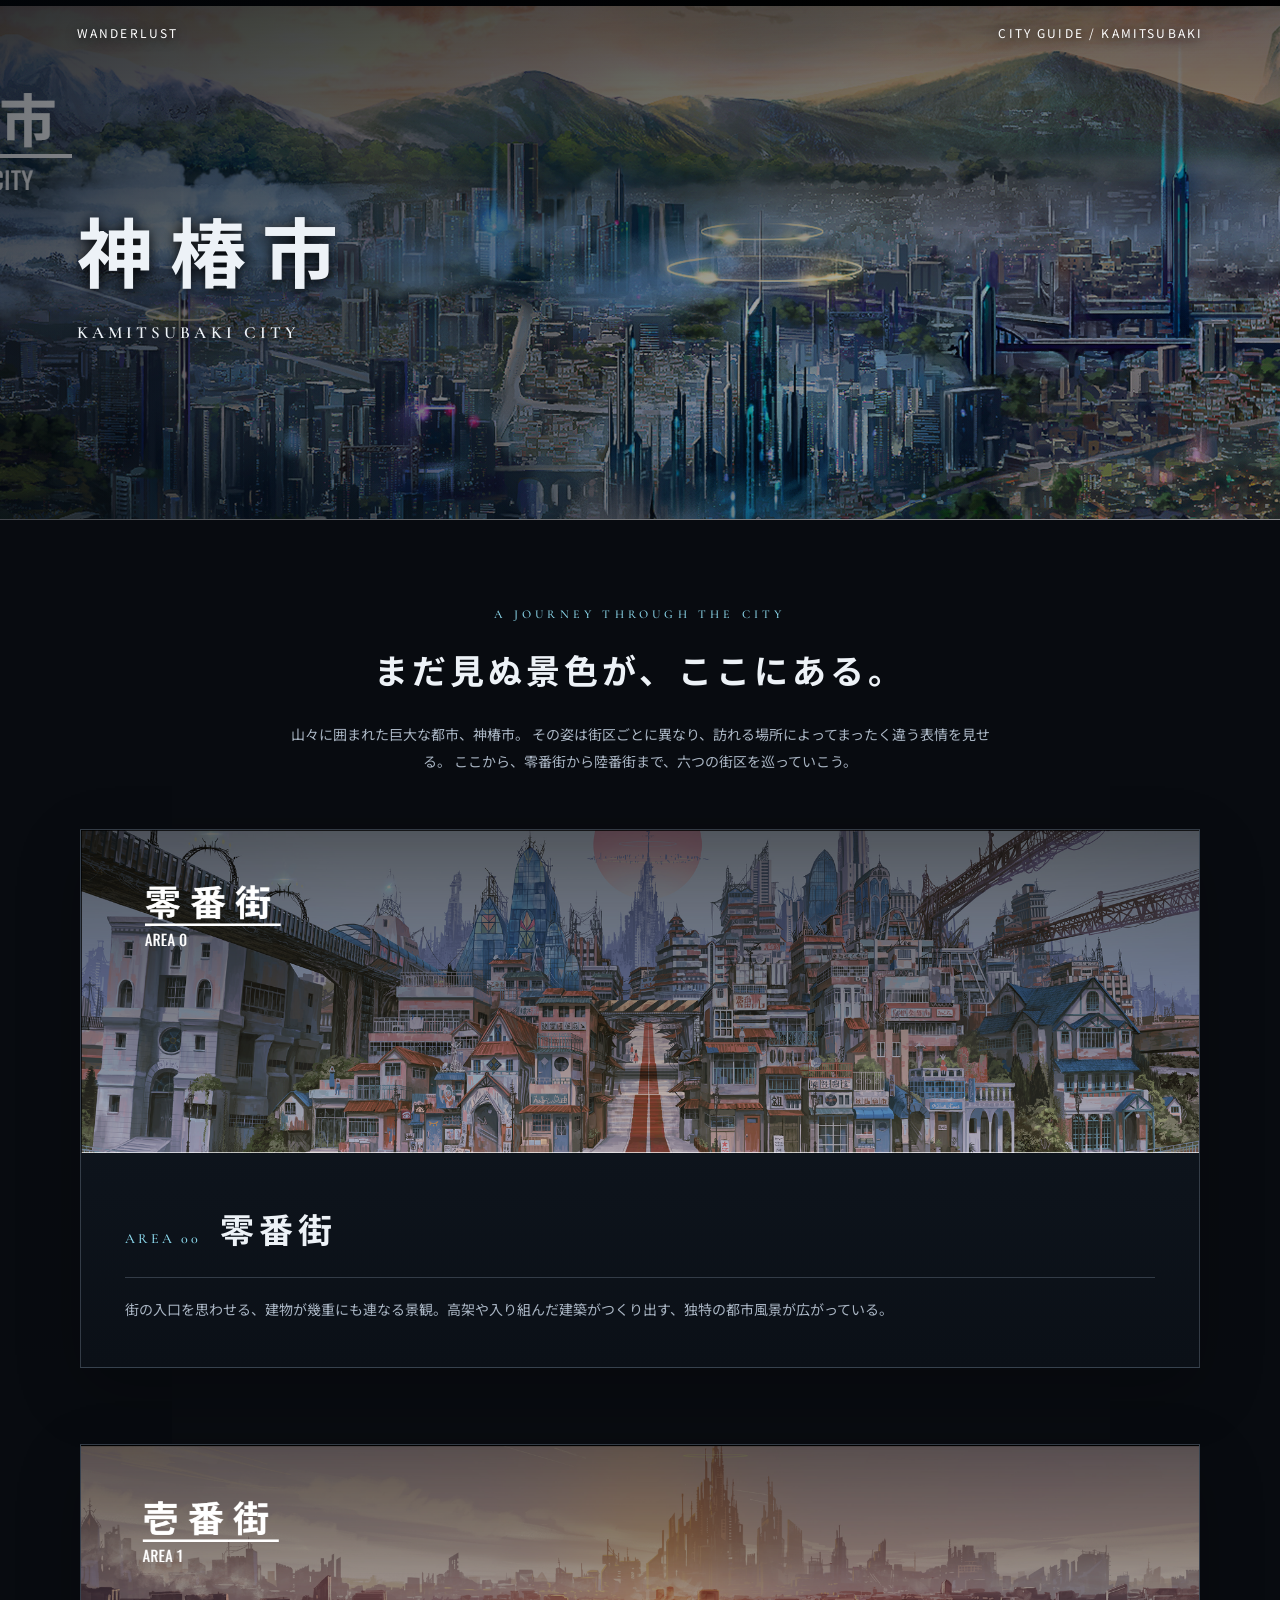
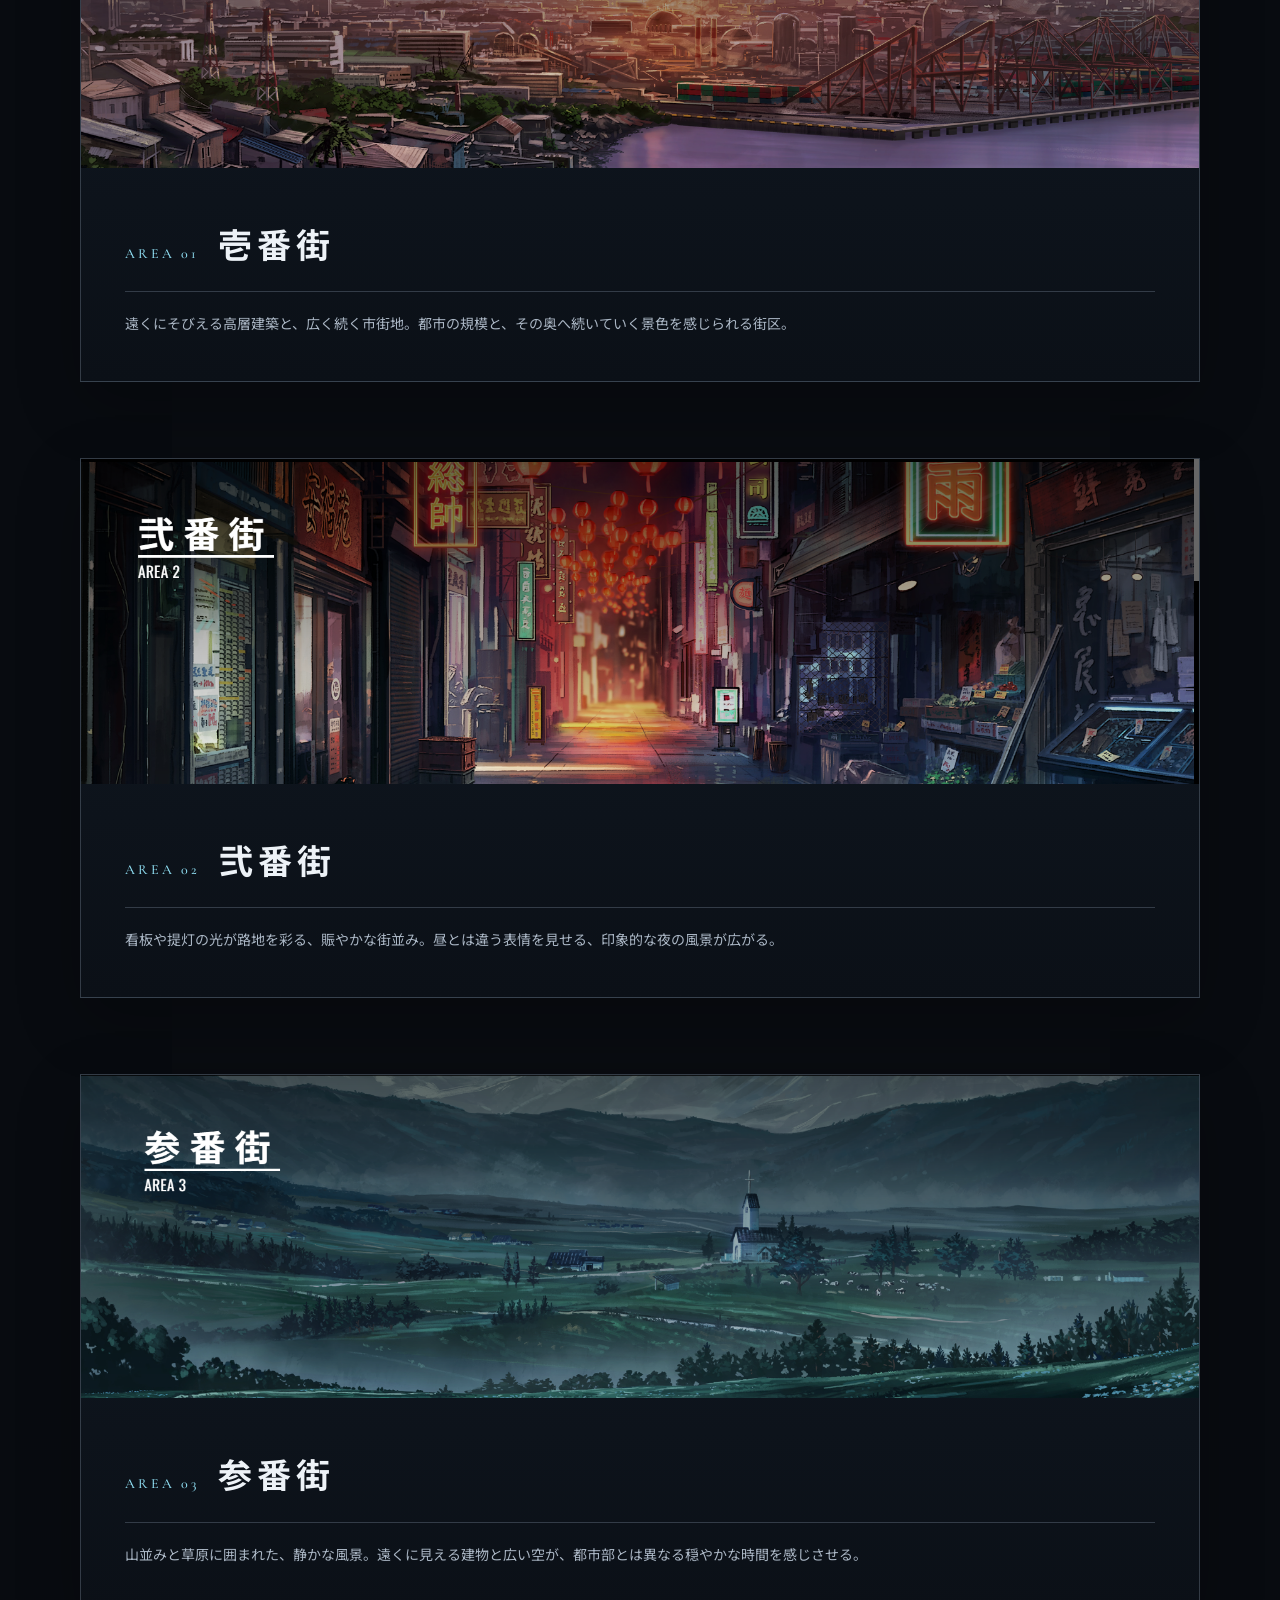
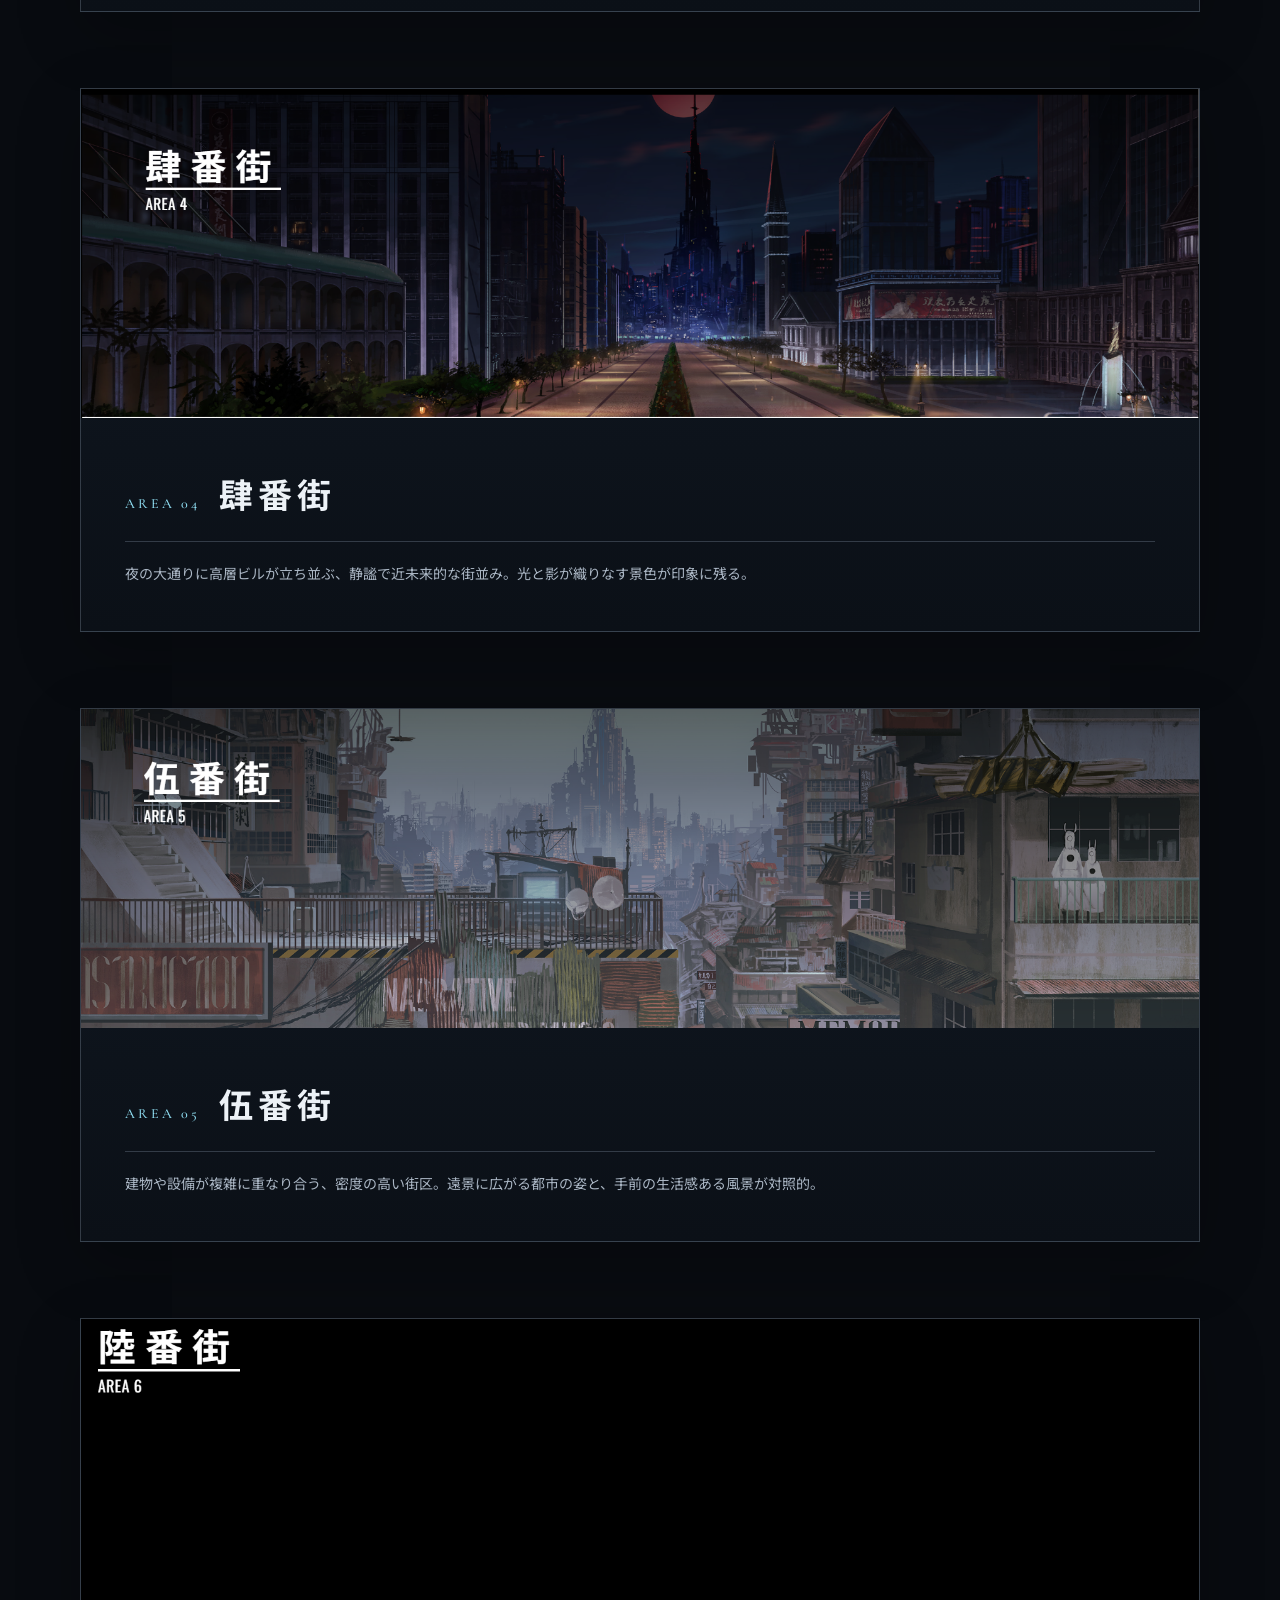
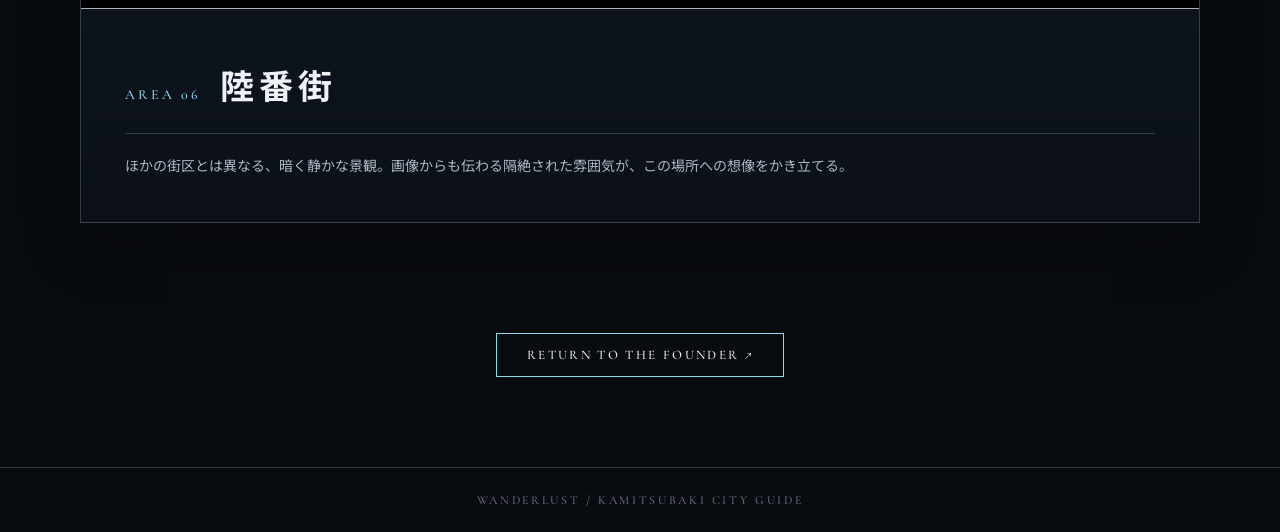
<file: kamitsubaki/index.html>
<!DOCTYPE html>
<html lang="ja">
<head>
  <meta charset="UTF-8">
  <meta name="viewport" content="width=device-width, initial-scale=1.0">
  <title>KAMITSUBAKI CITY | WANDERLUST</title>
  <link rel="preconnect" href="https://fonts.googleapis.com">
  <link rel="preconnect" href="https://fonts.gstatic.com" crossorigin>
  <link href="https://fonts.googleapis.com/css2?family=Noto+Sans+JP:wght@400;500;700;900&family=Cormorant+Garamond:wght@400;500;600&display=swap" rel="stylesheet">
  <style>
    :root {
      --bg: #080b10;
      --panel: #111821;
      --text: #edf2f7;
      --muted: #aab6c4;
      --line: rgba(190, 211, 230, .22);
      --accent: #8edcf0;
    }
    * { box-sizing: border-box; }
    html { scroll-behavior: smooth; }
    body {
      margin: 0;
      color: var(--text);
      background: var(--bg);
      font-family: "Noto Sans JP", sans-serif;
      line-height: 1.9;
    }
    a { color: inherit; }
    .topbar {
      position: absolute; z-index: 2; top: 0; left: 0; width: 100%;
      padding: 22px clamp(20px, 6vw, 90px);
      display: flex; justify-content: space-between; align-items: center;
      color: white; letter-spacing: .18em; font-size: 12px;
      text-shadow: 0 2px 12px #000;
    }
    .topbar a { text-decoration: none; }
    .city-hero {
      min-height: 330px; height: min(58vw, 520px);
      position: relative; display: flex; align-items: center;
      background: #101923;
    }
    .city-hero img {
      position: absolute; inset: 0; width: 100%; height: 100%;
      object-fit: cover; object-position: center;
    }
    .city-hero::after {
      content: ""; position: absolute; inset: 0;
      background: linear-gradient(90deg, rgba(3,8,15,.55), rgba(3,8,15,.05) 70%),
                  linear-gradient(0deg, rgba(8,11,16,.45), transparent 45%);
    }
    .hero-copy {
      position: relative; z-index: 1; margin-left: clamp(24px, 6vw, 100px);
      text-shadow: 0 2px 14px #000;
    }
    .hero-copy h1 { margin: 0; font-size: clamp(36px, 6vw, 76px); letter-spacing: .22em; }
    .hero-copy p { margin: 0; font: 600 17px "Cormorant Garamond", serif; letter-spacing: .24em; }
    .intro {
      max-width: 900px; margin: auto; padding: 76px 24px 55px; text-align: center;
    }
    .eyebrow {
      color: var(--accent); font: 500 12px "Cormorant Garamond", serif;
      letter-spacing: .35em;
    }
    .intro h2 { margin: 12px 0 18px; font-size: clamp(23px, 3vw, 34px); letter-spacing: .12em; }
    .intro p { color: var(--muted); margin: 0 auto; max-width: 700px; font-size: 14px; }
    .area-list { width: min(1120px, calc(100% - 36px)); margin: 0 auto 90px; }
    .area {
      margin: 0 0 76px; background: linear-gradient(180deg, #111923, #0b1017);
      border: 1px solid var(--line); box-shadow: 0 22px 60px rgba(0,0,0,.24);
    }
    .area-image { display: block; width: 100%; height: auto; }
    .area-copy { padding: clamp(24px, 4vw, 44px); }
    .area-heading {
      display: flex; align-items: baseline; gap: 18px; flex-wrap: wrap;
      padding-bottom: 15px; border-bottom: 1px solid var(--line);
    }
    .area-number {
      color: var(--accent); font: 500 14px "Cormorant Garamond", serif; letter-spacing: .22em;
    }
    .area-heading h2 { margin: 0; font-size: clamp(24px, 3vw, 34px); letter-spacing: .16em; }
    .area-copy p { color: var(--muted); max-width: 850px; margin: 18px 0 0; font-size: 14px; }
    .return {
      text-align: center; padding: 20px 20px 90px;
    }
    .return a {
      display: inline-block; padding: 13px 30px; border: 1px solid var(--accent);
      text-decoration: none; color: var(--text); letter-spacing: .18em;
      font: 500 13px "Cormorant Garamond", serif; transition: .25s;
    }
    .return a:hover { background: var(--accent); color: #071018; }
    footer {
      padding: 25px; text-align: center; color: #718090;
      border-top: 1px solid var(--line); font: 12px "Cormorant Garamond", serif;
      letter-spacing: .22em;
    }
    @media (max-width: 640px) {
      .city-hero { height: 65vw; min-height: 260px; }
      .topbar { padding: 16px 20px; }
      .intro { padding-top: 55px; }
      .area-list { width: calc(100% - 24px); }
      .area { margin-bottom: 42px; }
    }
  </style>
</head>
<body>
  <nav class="topbar">
    <a href="../profile/index.html">WANDERLUST</a>
    <span>CITY GUIDE / KAMITSUBAKI</span>
  </nav>

  <header class="city-hero">
    <img src="images/city-main.png" alt="神椿市の全景">
    <div class="hero-copy">
      <h1>神椿市</h1>
      <p>KAMITSUBAKI CITY</p>
    </div>
  </header>

  <section class="intro">
    <span class="eyebrow">A JOURNEY THROUGH THE CITY</span>
    <h2>まだ見ぬ景色が、ここにある。</h2>
    <p>
      山々に囲まれた巨大な都市、神椿市。
      その姿は街区ごとに異なり、訪れる場所によってまったく違う表情を見せる。
      ここから、零番街から陸番街まで、六つの街区を巡っていこう。
    </p>
  </section>

  <main class="area-list">
    <section class="area">
      <img class="area-image" src="images/area-0.png" alt="零番街の風景">
      <div class="area-copy">
        <div class="area-heading"><span class="area-number">AREA 00</span><h2>零番街</h2></div>
        <p>街の入口を思わせる、建物が幾重にも連なる景観。高架や入り組んだ建築がつくり出す、独特の都市風景が広がっている。</p>
      </div>
    </section>

    <section class="area">
      <img class="area-image" src="images/area-1.png" alt="壱番街の風景">
      <div class="area-copy">
        <div class="area-heading"><span class="area-number">AREA 01</span><h2>壱番街</h2></div>
        <p>遠くにそびえる高層建築と、広く続く市街地。都市の規模と、その奥へ続いていく景色を感じられる街区。</p>
      </div>
    </section>

    <section class="area">
      <img class="area-image" src="images/area-2.png" alt="弐番街の風景">
      <div class="area-copy">
        <div class="area-heading"><span class="area-number">AREA 02</span><h2>弐番街</h2></div>
        <p>看板や提灯の光が路地を彩る、賑やかな街並み。昼とは違う表情を見せる、印象的な夜の風景が広がる。</p>
      </div>
    </section>

    <section class="area">
      <img class="area-image" src="images/area-3.png" alt="参番街の風景">
      <div class="area-copy">
        <div class="area-heading"><span class="area-number">AREA 03</span><h2>参番街</h2></div>
        <p>山並みと草原に囲まれた、静かな風景。遠くに見える建物と広い空が、都市部とは異なる穏やかな時間を感じさせる。</p>
      </div>
    </section>

    <section class="area">
      <img class="area-image" src="images/area-4.png" alt="肆番街の風景">
      <div class="area-copy">
        <div class="area-heading"><span class="area-number">AREA 04</span><h2>肆番街</h2></div>
        <p>夜の大通りに高層ビルが立ち並ぶ、静謐で近未来的な街並み。光と影が織りなす景色が印象に残る。</p>
      </div>
    </section>

    <section class="area">
      <img class="area-image" src="images/area-5.png" alt="伍番街の風景">
      <div class="area-copy">
        <div class="area-heading"><span class="area-number">AREA 05</span><h2>伍番街</h2></div>
        <p>建物や設備が複雑に重なり合う、密度の高い街区。遠景に広がる都市の姿と、手前の生活感ある風景が対照的。</p>
      </div>
    </section>

    <section class="area">
      <img class="area-image" src="images/area-6.png" alt="陸番街の風景">
      <div class="area-copy">
        <div class="area-heading"><span class="area-number">AREA 06</span><h2>陸番街</h2></div>
        <p>ほかの街区とは異なる、暗く静かな景観。画像からも伝わる隔絶された雰囲気が、この場所への想像をかき立てる。</p>
      </div>
    </section>
  </main>

  <div class="return">
    <a href="../profile/index.html">RETURN TO THE FOUNDER ↗</a>
  </div>
  <footer>WANDERLUST / KAMITSUBAKI CITY GUIDE</footer>
</body>
</html>
</file>
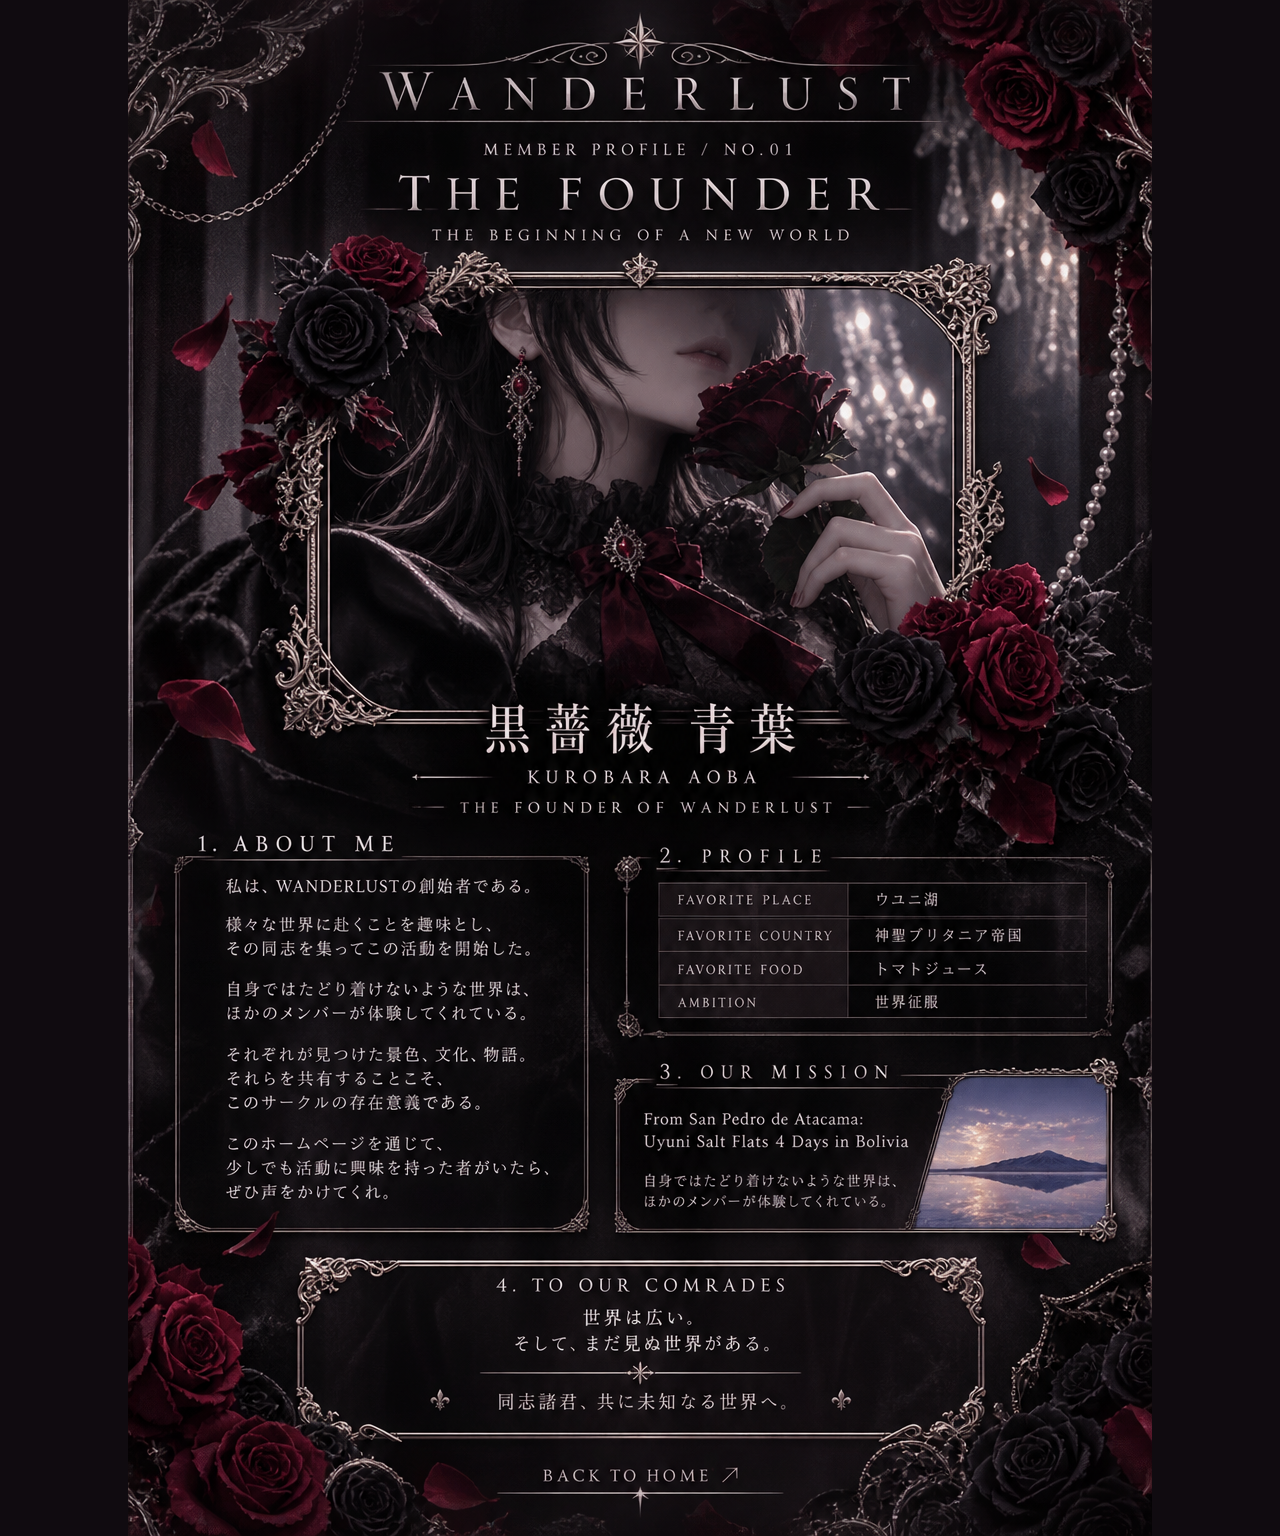
<file: profile/index.html>
<!DOCTYPE html>
<html lang="ja">
<head>
  <meta charset="UTF-8">
  <meta name="viewport" content="width=device-width, initial-scale=1.0">
  <title>THE FOUNDER | WANDERLUST</title>
  <style>
    * { box-sizing: border-box; }
    html, body { margin: 0; min-height: 100%; background: #100b10; }
    body { display: flex; justify-content: center; align-items: flex-start; }
    .profile-page {
      position: relative;
      width: min(100%, 1024px);
      line-height: 0;
      background: #100b10;
    }
    .profile-page img { display: block; width: 100%; height: auto; }
    .home-link {
      position: absolute;
      left: 22%;
      top: 94.5%;
      width: 56%;
      height: 4.3%;
      display: block;
      line-height: normal;
      text-indent: -9999px;
      overflow: hidden;
      border-radius: 4px;
      cursor: pointer;
    }
    .home-link:focus-visible {
      outline: 2px solid #e7d9df;
      outline-offset: 3px;
      background: #ffffff18;
    }
  </style>
</head>
<body>
  <main class="profile-page">
    <img src="images/founder-profile.png"
         alt="WANDERLUST創始者・黒薔薇青葉のプロフィール">
    <a class="home-link" href="../index.html" aria-label="BACK TO HOME">BACK TO HOME</a>
  </main>
</body>
</html>
</file>
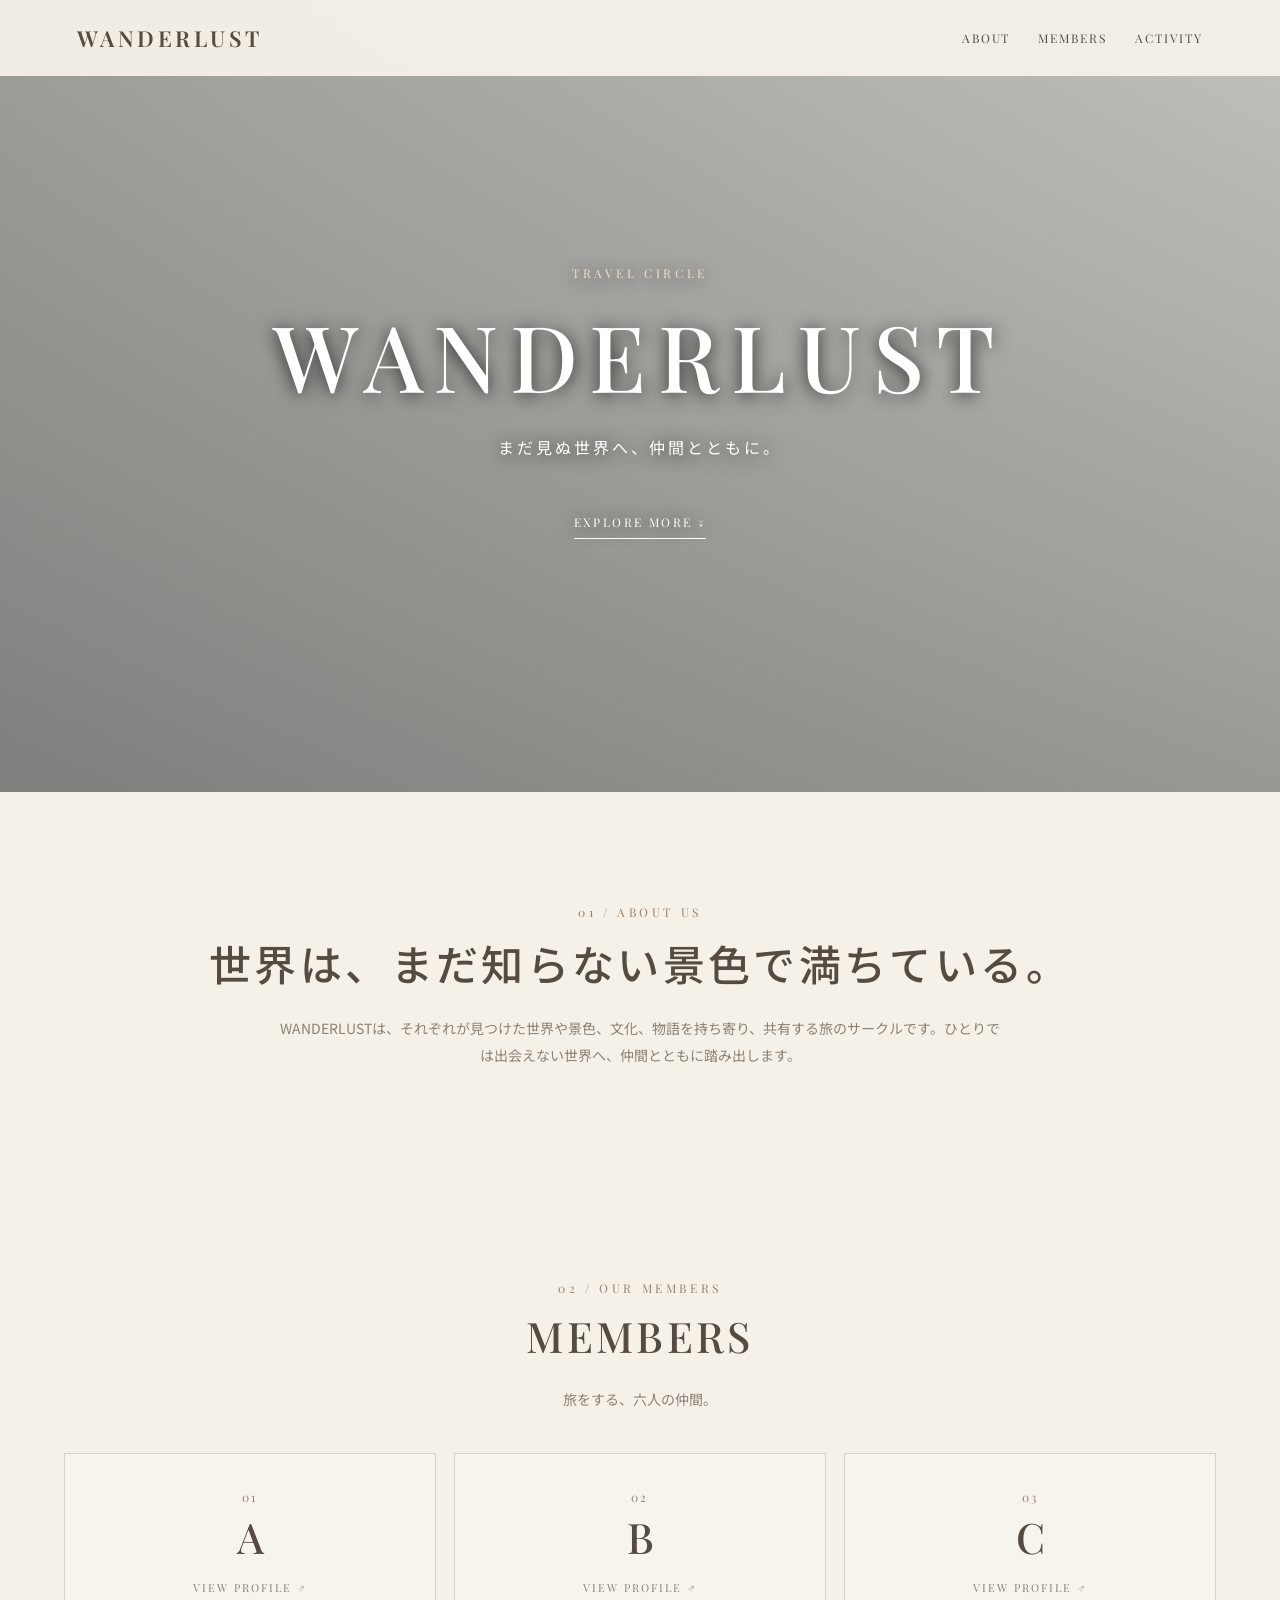
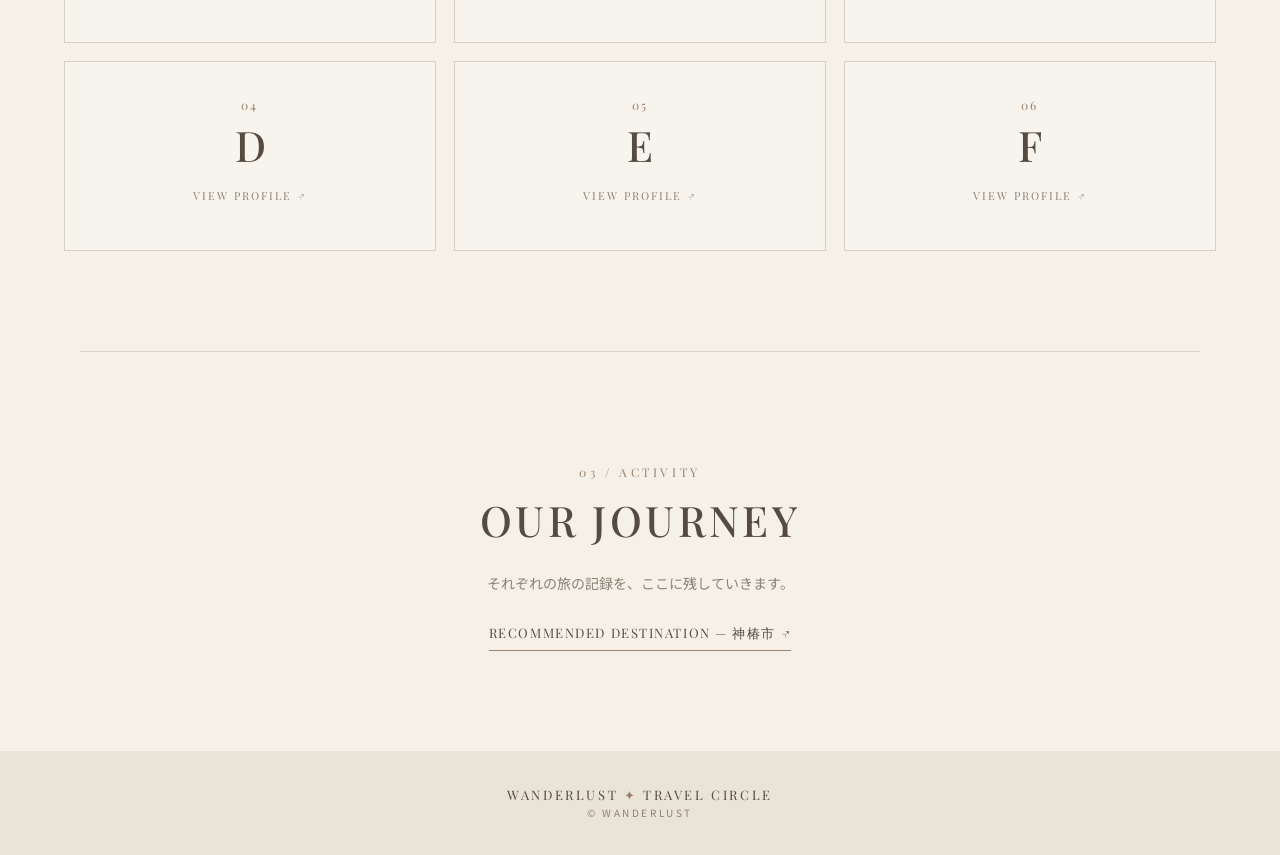
<file: 本家/index.html>
<!DOCTYPE html>
<html lang="ja">
<head>
<meta charset="UTF-8">
<meta name="viewport" content="width=device-width, initial-scale=1.0">
<title>WANDERLUST | Travel Circle</title>
<link rel="preconnect" href="https://fonts.googleapis.com">
<link rel="preconnect" href="https://fonts.gstatic.com" crossorigin>
<link href="https://fonts.googleapis.com/css2?family=Playfair+Display:wght@400;500;600&family=Noto+Sans+JP:wght@400;500;700&display=swap" rel="stylesheet">
<link rel="stylesheet" href="css/style.css">
</head>
<body>
<header class="header"><a class="logo" href="index.html">WANDERLUST</a><nav><a href="#about">ABOUT</a><a href="#members">MEMBERS</a><a href="#activity">ACTIVITY</a></nav></header>
<main>
<section class="hero"><div class="hero-shade"></div><div class="hero-copy"><p class="eyebrow">TRAVEL CIRCLE</p><h1>WANDERLUST</h1><p>まだ見ぬ世界へ、仲間とともに。</p><a class="hero-link" href="#about">EXPLORE MORE ↓</a></div></section>
<section class="section about" id="about"><p class="eyebrow">01 / ABOUT US</p><h2>世界は、まだ知らない景色で満ちている。</h2><p>WANDERLUSTは、それぞれが見つけた世界や景色、文化、物語を持ち寄り、共有する旅のサークルです。ひとりでは出会えない世界へ、仲間とともに踏み出します。</p></section>
<section class="section members" id="members"><p class="eyebrow">02 / OUR MEMBERS</p><h2>MEMBERS</h2><p class="section-lead">旅をする、六人の仲間。</p><div class="member-grid">
<a href="profile/index.html" class="member"><span class="member-no">01</span><h3>A</h3><p>VIEW PROFILE ↗</p></a>
<a href="galactic-travel/index.html" class="member"><span class="member-no">02</span><h3>B</h3><p>VIEW PROFILE ↗</p></a>
<a href="sakashita/index.html" class="member"><span class="member-no">03</span><h3>C</h3><p>VIEW PROFILE ↗</p></a>
<a href="kuma/index.html" class="member"><span class="member-no">04</span><h3>D</h3><p>VIEW PROFILE ↗</p></a>
<a href="shiro/index.html" class="member"><span class="member-no">05</span><h3>E</h3><p>VIEW PROFILE ↗</p></a>
<a href="#members" class="member"><span class="member-no">06</span><h3>F</h3><p>VIEW PROFILE ↗</p></a>
</div></section>
<section class="section activity" id="activity"><p class="eyebrow">03 / ACTIVITY</p><h2>OUR JOURNEY</h2><p>それぞれの旅の記録を、ここに残していきます。</p><a class="text-link" href="kamitsubaki/index.html">RECOMMENDED DESTINATION — 神椿市 ↗</a></section>
</main><footer>WANDERLUST <span>✦</span> TRAVEL CIRCLE<br><small>© WANDERLUST</small></footer>
</body></html>
</file>
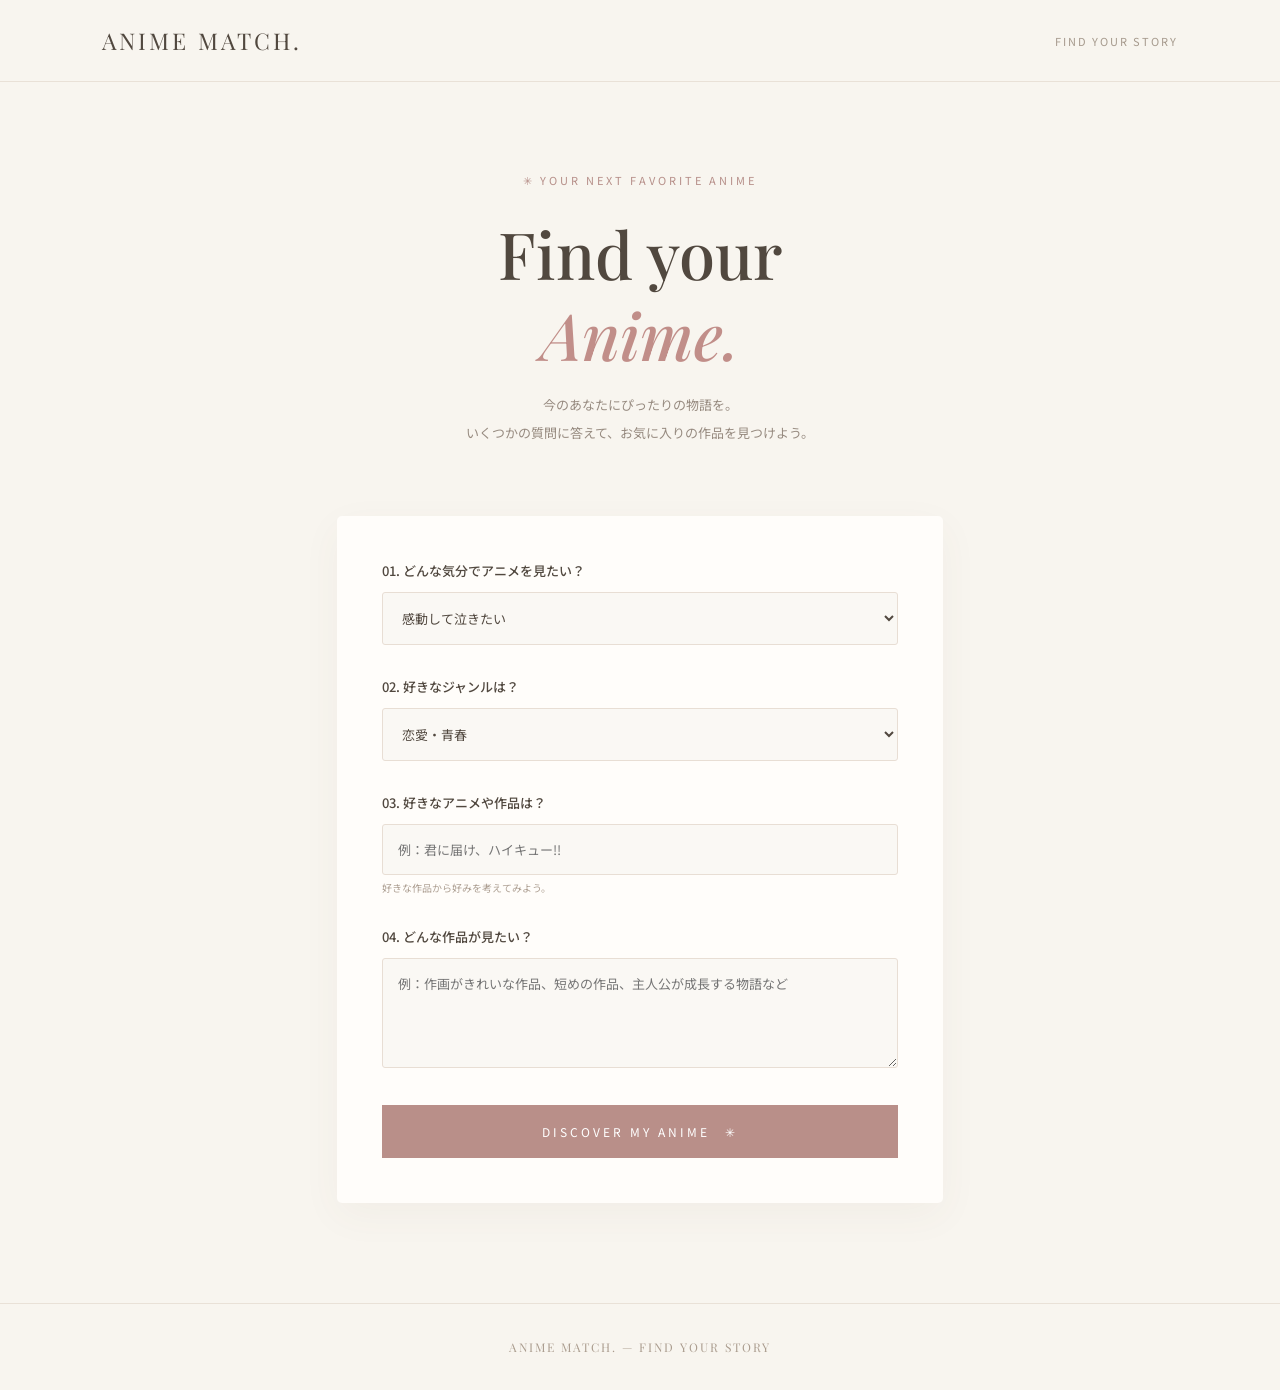
<file: judge/index2.html>
<!DOCTYPE html>
<html lang="ja">
<head>
<meta charset="UTF-8">
<meta name="viewport" content="width=device-width, initial-scale=1.0">
<title>ANIME MATCH | あなたにぴったりのアニメ</title>

<style>
@import url('https://fonts.googleapis.com/css2?family=Noto+Sans+JP:wght@300;400;500;600&family=Playfair+Display:ital,wght@0,500;0,600;1,500&display=swap');

* {
  box-sizing: border-box;
}

body {
  margin: 0;
  background: #f8f5ef;
  color: #51483f;
  font-family: 'Noto Sans JP', sans-serif;
}

header {
  padding: 25px 8%;
  display: flex;
  justify-content: space-between;
  align-items: center;
  border-bottom: 1px solid #e9e1d7;
}

.logo {
  font-family: 'Playfair Display', serif;
  font-size: 23px;
  letter-spacing: 3px;
}

.header-text {
  font-size: 11px;
  letter-spacing: 2px;
  color: #a69a8d;
}

.hero {
  text-align: center;
  padding: 90px 20px 55px;
}

.tag {
  font-size: 11px;
  letter-spacing: 3px;
  color: #b68f89;
}

h1 {
  font-family: 'Playfair Display', serif;
  font-size: clamp(38px, 7vw, 65px);
  font-weight: 500;
  line-height: 1.25;
  margin: 25px 0 15px;
}

h1 span {
  color: #c18e89;
  font-style: italic;
}

.description {
  font-size: 13px;
  line-height: 2.2;
  color: #978b80;
}

.container {
  max-width: 650px;
  margin: 0 auto 100px;
  padding: 0 22px;
}

.form-card {
  background: #fffdfa;
  padding: 45px;
  border-radius: 5px;
  box-shadow: 0 12px 40px #69513a0c;
}

.question {
  margin-bottom: 32px;
}

.question label {
  display: block;
  font-size: 13px;
  margin-bottom: 12px;
  font-weight: 500;
}

.question small {
  display: block;
  font-size: 10px;
  color: #ad9f92;
  margin-top: 5px;
}

input, textarea, select {
  width: 100%;
  padding: 15px;
  border: 1px solid #e8ded4;
  background: #faf8f4;
  color: #51483f;
  font-family: inherit;
  font-size: 13px;
  outline: none;
  border-radius: 3px;
}

input:focus, textarea:focus, select:focus {
  border-color: #c18e89;
}

textarea {
  resize: vertical;
  min-height: 110px;
}

button {
  width: 100%;
  border: none;
  padding: 18px;
  background: #b98f89;
  color: white;
  font-family: inherit;
  font-size: 12px;
  letter-spacing: 3px;
  cursor: pointer;
  transition: .3s;
}

button:hover {
  background: #98716d;
}

.result {
  display: none;
  margin-top: 35px;
  padding: 30px;
  background: #f4ede5;
  text-align: center;
  border-radius: 4px;
}

.result h2 {
  font-family: 'Playfair Display', serif;
  font-size: 30px;
  font-weight: 500;
}

.result p {
  font-size: 13px;
  line-height: 2;
}

.result .anime-name {
  font-size: 22px;
  color: #a87570;
  font-weight: 600;
}

footer {
  text-align: center;
  padding: 35px;
  font-family: 'Playfair Display', serif;
  font-size: 12px;
  color: #aa9c8e;
  letter-spacing: 2px;
  border-top: 1px solid #e9e1d7;
}

@media(max-width: 600px) {
  .form-card {
    padding: 27px 20px;
  }
  .hero {
    padding-top: 65px;
  }
}
</style>
</head>

<body>

<header>
  <div class="logo">ANIME MATCH.</div>
  <div class="header-text">FIND YOUR STORY</div>
</header>

<section class="hero">
  <div class="tag">✳ YOUR NEXT FAVORITE ANIME</div>

  <h1>Find your<br><span>Anime.</span></h1>

  <p class="description">
    今のあなたにぴったりの物語を。<br>
    いくつかの質問に答えて、お気に入りの作品を見つけよう。
  </p>
</section>

<main class="container">

<div class="form-card">

  <div class="question">
    <label>01. どんな気分でアニメを見たい？</label>
    <select id="mood">
      <option value="感動">感動して泣きたい</option>
      <option value="恋愛">キュンキュンしたい</option>
      <option value="冒険">ワクワク・冒険したい</option>
      <option value="癒し">癒されたい</option>
      <option value="刺激">ハラハラしたい</option>
      <option value="笑い">思いっきり笑いたい</option>
    </select>
  </div>

  <div class="question">
    <label>02. 好きなジャンルは？</label>
    <select id="genre">
      <option value="恋愛">恋愛・青春</option>
      <option value="ファンタジー">ファンタジー</option>
      <option value="バトル">バトル・アクション</option>
      <option value="日常">日常・ほのぼの</option>
      <option value="ミステリー">ミステリー・サスペンス</option>
      <option value="なんでも">なんでもOK！</option>
    </select>
  </div>

  <div class="question">
    <label>03. 好きなアニメや作品は？</label>
    <input id="favorite" placeholder="例：君に届け、ハイキュー!!">
    <small>好きな作品から好みを考えてみよう。</small>
  </div>

  <div class="question">
    <label>04. どんな作品が見たい？</label>
    <textarea id="detail"
      placeholder="例：作画がきれいな作品、短めの作品、主人公が成長する物語など"></textarea>
  </div>

  <button onclick="diagnose()">DISCOVER MY ANIME　✳</button>

  <div class="result" id="result">
    <div class="tag">✳ YOUR ANIME MATCH</div>
    <h2>あなたにおすすめの作品</h2>
    <div id="resultContent"></div>
    <button onclick="diagnose()" style="margin-top:20px">
      もう一度診断する
    </button>
  </div>

</div>
</main>

<footer>
  ANIME MATCH. — FIND YOUR STORY
</footer>

<script>

const animeList = [

  // ===== 恋愛・青春 =====
  {
    name: "君に届け",
    genre: "恋愛",
    mood: "恋愛",
    description: "不器用な主人公が友情や恋を通して成長していく青春ストーリー。",
    point: "ピュアな恋愛と優しい世界観が魅力。"
  },
  {
    name: "ホリミヤ",
    genre: "恋愛",
    mood: "恋愛",
    description: "学校では見せない一面を持つ二人が出会い、距離を縮めていく物語。",
    point: "自然体な恋愛と個性豊かなキャラクターが魅力。"
  },
  {
    name: "かぐや様は告らせたい",
    genre: "恋愛",
    mood: "笑い",
    description: "恋愛に不器用な二人が繰り広げる、恋愛頭脳戦。",
    point: "恋愛とコメディの絶妙なバランスが魅力。"
  },
  {
    name: "青春ブタ野郎シリーズ",
    genre: "恋愛",
    mood: "感動",
    description: "思春期の不思議な現象を通して、人間関係や心の葛藤を描く物語。",
    point: "青春、恋愛、感動を楽しみたい人におすすめ。"
  },
  {
    name: "五等分の花嫁",
    genre: "恋愛",
    mood: "恋愛",
    description: "五つ子の姉妹と家庭教師の主人公が織りなすラブコメディ。",
    point: "個性的なヒロインたちとの恋愛模様が魅力。"
  },
  {
    name: "その着せ替え人形は恋をする",
    genre: "恋愛",
    mood: "恋愛",
    description: "雛人形作りが好きな少年とコスプレ好きな少女の交流を描く物語。",
    point: "趣味を通じて深まる関係と美しい作画が魅力。"
  },

  // ===== ファンタジー =====
  {
    name: "ヴァイオレット・エヴァーガーデン",
    genre: "ファンタジー",
    mood: "感動",
    description: "手紙を通して人の想いを知っていく、美しく切ない物語。",
    point: "圧倒的な映像美と心に響くストーリーが魅力。"
  },
  {
    name: "葬送のフリーレン",
    genre: "ファンタジー",
    mood: "癒し",
    description: "魔王討伐後、エルフの魔法使いが人間を知るための旅に出る物語。",
    point: "美しい世界観と穏やかな時間、心に残るドラマが魅力。"
  },
  {
    name: "Re:ゼロから始める異世界生活",
    genre: "ファンタジー",
    mood: "刺激",
    description: "異世界に召喚された少年が、死に戻りの能力で運命に立ち向かう。",
    point: "予測できない展開と緊張感が魅力。"
  },
  {
    name: "転生したらスライムだった件",
    genre: "ファンタジー",
    mood: "冒険",
    description: "スライムに転生した主人公が仲間を増やし、国を築いていく物語。",
    point: "冒険、仲間との絆、国づくりが魅力。"
  },
  {
    name: "無職転生",
    genre: "ファンタジー",
    mood: "冒険",
    description: "異世界に転生した主人公が新たな人生を歩んでいく物語。",
    point: "壮大な世界観と主人公の成長が魅力。"
  },
  {
    name: "魔女の旅々",
    genre: "ファンタジー",
    mood: "癒し",
    description: "魔女のイレイナがさまざまな国を巡り、人々と出会う旅の物語。",
    point: "美しい風景と多彩なエピソードが魅力。"

  },

  // ===== バトル・アクション =====
  {
    name: "僕のヒーローアカデミア",
    genre: "バトル",
    mood: "冒険",
    description: "個性と呼ばれる能力を持つ世界で、ヒーローを目指す少年の物語。",
    point: "仲間との絆と熱い成長ドラマが魅力。"
  },
  {
    name: "鬼滅の刃",
    genre: "バトル",
    mood: "感動",
    description: "鬼に家族を奪われた少年が、妹を人間に戻すため鬼と戦う物語。",
    point: "迫力ある戦闘シーンと家族愛が魅力。"
  },
  {
    name: "呪術廻戦",
    genre: "バトル",
    mood: "刺激",
    description: "呪いが存在する世界で、呪術師たちが戦いに身を投じる物語。",
    point: "迫力あるアクションと個性的なキャラクターが魅力。"
  },
  {
    name: "進撃の巨人",
    genre: "バトル",
    mood: "刺激",
    description: "巨人に支配された世界で、人類が自由を求めて戦う物語。",
    point: "壮大な伏線と衝撃的な展開が魅力。"
  },
  {
    name: "鋼の錬金術師 FULLMETAL ALCHEMIST",
    genre: "バトル",
    mood: "冒険",
    description: "失った身体を取り戻すため、兄弟が賢者の石を探す旅に出る。",
    point: "緻密なストーリーと兄弟の絆が魅力。"
  },
  {
    name: "チェンソーマン",
    genre: "バトル",
    mood: "刺激",
    description: "悪魔が存在する世界で、少年デンジが壮絶な戦いに巻き込まれる。",
    point: "独特な世界観と予測不能な展開が魅力。"
  },

  // ===== 日常・癒し =====
  {
    name: "夏目友人帳",
    genre: "日常",
    mood: "癒し",
    description: "妖怪たちとの出会いを通して、人とのつながりを描く優しい物語。",
    point: "ゆったりした時間と心温まるエピソードが魅力。"
  },
  {
    name: "ゆるキャン△",
    genre: "日常",
    mood: "癒し",
    description: "女子高生たちがキャンプを楽しむ、のんびりとした日常物語。",
    point: "美しい自然と穏やかな雰囲気が魅力。"
  },
  {
    name: "ぼっち・ざ・ろっく！",
    genre: "日常",
    mood: "笑い",
    description: "人見知りの少女がバンド活動を通じて成長していく物語。",
    point: "音楽と個性的なキャラクター、コメディが魅力。"
  },
  {
    name: "日常",
    genre: "日常",
    mood: "笑い",
    description: "女子高生たちを中心に、何気ない日常が不思議な展開を見せる作品。",
    point: "予想外のギャグと独特なテンポが魅力。"
  },
  {
    name: "SPY×FAMILY",
    genre: "日常",
    mood: "笑い",
    description: "秘密を抱えた家族が繰り広げる、笑いと感動の物語。",
    point: "個性的なキャラクターと楽しい掛け合いが魅力。"
  },

  // ===== ミステリー・サスペンス =====
  {
    name: "DEATH NOTE",
    genre: "ミステリー",
    mood: "刺激",
    description: "名前を書かれた人間が死ぬノートを巡る天才たちの頭脳戦。",
    point: "緻密な心理戦と予測できない展開が魅力。"
  },
  {
    name: "STEINS;GATE",
    genre: "ミステリー",
    mood: "感動",
    description: "偶然タイムマシンを生み出した研究者たちが運命に立ち向かう。",
    point: "巧妙な伏線と後半の怒涛の展開が魅力。"
  },
  {
    name: "約束のネバーランド",
    genre: "ミステリー",
    mood: "刺激",
    description: "幸せな孤児院に隠された秘密を知った子供たちの脱出劇。",
    point: "緊張感のある頭脳戦と謎解きが魅力。"
  },
  {
    name: "氷菓",
    genre: "ミステリー",
    mood: "癒し",
    description: "省エネ主義の高校生が日常に潜む謎を解き明かしていく。",
    point: "繊細な心理描写と美しい映像が魅力。"
  },

  // ===== スポーツ =====
  {
    name: "ハイキュー!!",
    genre: "バトル",
    mood: "冒険",
    description: "仲間とともに夢に向かって挑戦する高校バレーボールの物語。",
    point: "熱い試合とキャラクターの成長が魅力。"
  },
  {
    name: "ブルーロック",
    genre: "バトル",
    mood: "刺激",
    description: "世界一のストライカーを目指す選手たちの過酷な競争を描く。",
    point: "個性豊かな選手たちの熱い駆け引きが魅力。"
  },
  {
    name: "SLAM DUNK",
    genre: "バトル",
    mood: "冒険",
    description: "バスケットボールを始めた少年が仲間とともに成長していく。",
    point: "熱い試合と青春のドラマが魅力。"
  },

  // ===== SF・近未来 =====
  {
    name: "PSYCHO-PASS",
    genre: "ミステリー",
    mood: "刺激",
    description: "人間の心理状態を数値化する未来社会で、犯罪を追う刑事たちの物語。",
    point: "深いテーマと緊張感のある展開が魅力。"
  },
  {
    name: "Dr.STONE",
    genre: "ファンタジー",
    mood: "冒険",
    description: "石化した人類が目覚めた世界で、科学の力を使い文明を再建する。",
    point: "科学の面白さと仲間との冒険が魅力。"
  },

  // ===== 音楽・芸術 =====
  {
    name: "四月は君の嘘",
    genre: "恋愛",
    mood: "感動",
    description: "ピアノを弾けなくなった少年が、一人の少女との出会いで再び音楽と向き合う。",
    point: "美しい音楽と切ない青春ストーリーが魅力。"
  },
  {
    name: "響け！ユーフォニアム",
    genre: "日常",
    mood: "感動",
    description: "吹奏楽部の少女たちが音楽と向き合いながら成長していく。",
    point: "繊細な人間関係と本格的な音楽描写が魅力。"
  },
  {
    name: "推しの子",
    genre: "ミステリー",
    mood: "刺激",
    description: "芸能界を舞台に、華やかな世界の裏側と復讐を描く物語。",
    point: "芸能界のリアルな描写と予測不能な展開が魅力。"
  }

];


function diagnose() {
  const mood = document.getElementById("mood").value;
  const genre = document.getElementById("genre").value;
  const favorite = document.getElementById("favorite").value;
  const detail = document.getElementById("detail").value;

  // 気分とジャンルの一致度を計算
  let matches = animeList.map(anime => {
    let score = 0;

    if (anime.mood === mood) {
      score += 2;
    }

    if (genre === "なんでも" || anime.genre === genre) {
      score += 2;
    }

    return {
      ...anime,
      score: score
    };
  });

  // 最もスコアの高い作品を抽出
  const maxScore = Math.max(...matches.map(a => a.score));

  matches = matches.filter(a => a.score === maxScore);

  // 同点の作品からランダムに選択
  const result = matches[
    Math.floor(Math.random() * matches.length)
  ];

  document.getElementById("resultContent").innerHTML = `
    <p class="anime-name">${escapeHTML(result.name)}</p>
    <p>${escapeHTML(result.description)}</p>
    <p>♡ ${escapeHTML(result.point)}</p>

    <p style="color:#ad9187;font-size:11px">
      YOUR MOOD : ${escapeHTML(mood)} / ${escapeHTML(genre)}
    </p>

    <p style="font-size:11px;color:#a69a8d">
      ${favorite ? "好きな作品：" + escapeHTML(favorite) : ""}
    </p>
  `;

  document.getElementById("result").style.display = "block";

  document.getElementById("result").scrollIntoView({
    behavior: "smooth"
  });
}



function escapeHTML(str) {
  return str.replace(/[&<>"']/g, c => ({
    "&":"&amp;",
    "<":"&lt;",
    ">":"&gt;",
    '"':"&quot;",
    "'":"&#39;"
  })[c]);
}
</script>

</body>
</html>
</file>
<file: css/style.css>
:root {
    --bg: #f5f1e9;
    --ink: #554b40;
    --muted: #8d8174;
    --line: #d9d0c4;
    --accent: #9a8068;
}

* {
    box-sizing: border-box;
}

html {
    scroll-behavior: smooth;
}

body {
    margin: 0;
    background: var(--bg);
    color: var(--ink);
    font-family: 'Noto Sans JP', sans-serif;
    line-height: 1.9;
}

/* HEADER */
.header {
    height: 76px;
    padding: 0 clamp(22px, 6vw, 90px);
    display: flex;
    align-items: center;
    justify-content: space-between;
    background: rgba(245, 241, 233, .96);
    position: absolute;
    top: 0;
    left: 0;
    width: 100%;
    z-index: 5;
}

.logo {
    font: 600 22px 'Playfair Display', serif;
    letter-spacing: .16em;
    text-decoration: none;
    color: var(--ink);
}

nav {
    display: flex;
    gap: 28px;
}

nav a {
    font: 12px 'Playfair Display', serif;
    letter-spacing: .16em;
    text-decoration: none;
    color: var(--ink);
}

/* HERO */
.hero {
    min-height: 690px;
    height: 88vh;
    max-height: 900px;
    position: relative;
    display: grid;
    place-items: center;
    text-align: center;
    background:
        linear-gradient(
            120deg,
            rgba(30, 37, 39, .35),
            rgba(30, 37, 39, .1)
        ),
        url('https://images.unsplash.com/photo-1464822759023-fed622ff2c3b?w=1600')
        center/cover;
}

.hero-shade {
    position: absolute;
    inset: 0;
    background: linear-gradient(
        0deg,
        rgba(20, 25, 27, .35),
        rgba(20, 25, 27, .08)
    );
}

.hero-copy {
    position: relative;
    color: #fff;
    text-shadow: 0 2px 18px #222;
}

.eyebrow {
    font: 12px 'Playfair Display', serif;
    letter-spacing: .3em;
    color: var(--accent);
}

.hero .eyebrow {
    color: #f0dfca;
}

.hero h1 {
    font: 500 clamp(42px, 8vw, 92px) 'Playfair Display', serif;
    letter-spacing: .13em;
    margin: 12px 0;
}

.hero-copy > p:not(.eyebrow) {
    letter-spacing: .18em;
}

.hero-link {
    display: inline-block;
    margin-top: 36px;
    color: white;
    text-decoration: none;
    font: 12px 'Playfair Display', serif;
    letter-spacing: .2em;
    border-bottom: 1px solid #fff;
    padding-bottom: 8px;
}

/* SECTION */
.section {
    padding: 100px 24px;
    max-width: 1120px;
    margin: auto;
    text-align: center;
}

.section h2 {
    font: 500 clamp(28px, 4vw, 42px) 'Playfair Display', 'Noto Sans JP', serif;
    letter-spacing: .08em;
    margin: 12px 0 22px;
}

.about > p:last-child,
.activity > p:not(.eyebrow) {
    max-width: 720px;
    margin: 0 auto;
    color: var(--muted);
    font-size: 14px;
}

/* MEMBERS */
.members {
    max-width: 1200px;
}

.section-lead {
    color: var(--muted);
    font-size: 14px;
    margin-bottom: 40px;
}

.member-grid {
    display: grid;
    grid-template-columns: repeat(3, 1fr);
    gap: 18px;
    text-align: center;
}

.member {
    position: relative;
    min-height: 190px;
    padding: 32px 20px;
    border: 1px solid var(--line);
    color: var(--ink);
    text-decoration: none;
    display: flex;
    flex-direction: column;
    align-items: center;
    justify-content: center;
    transition: .25s;
    background: rgba(255, 255, 255, .22);
}

.member:hover {
    background: #ebe3d7;
    transform: translateY(-4px);
}

.member-no {
    font: 12px 'Playfair Display', serif;
    color: var(--accent);
    letter-spacing: .2em;
}

.member h3 {
    font: 500 42px 'Playfair Display', serif;
    margin: 4px 0;
}

.member p {
    font: 11px 'Playfair Display', serif;
    letter-spacing: .18em;
    color: var(--muted);
}

/* ACTIVITY */
.activity {
    border-top: 1px solid var(--line);
}

.text-link {
    display: inline-block;
    margin-top: 28px;
    color: var(--ink);
    font: 13px 'Playfair Display', serif;
    letter-spacing: .12em;
    text-decoration: none;
    border-bottom: 1px solid var(--accent);
    padding-bottom: 7px;
}

/* 診断 */
.diagnosis {
    background: #d9cbbc;
    text-align: center;

    display: flex;
    flex-direction: column;
    align-items: center;
    justify-content: center;

    min-height: 420px;
    padding: 80px 24px;
}

.diagnosis h2 {
    font-size: 38px;
    margin-bottom: 20px;
    letter-spacing: .1em;
}

.diagnosis p {
    font-size: 17px;
    line-height: 2;
    margin-bottom: 30px;
    color: #554b40;
}

.diagnosis a {
    display: inline-block;
    background: #655647;
    color: white;
    padding: 20px 60px;
    text-decoration: none;
    font-size: 15px;
    letter-spacing: 3px;
    transition: 0.3s;
}

.diagnosis a:hover {
    background: #887763;
}

/* FOOTER */
footer {
    text-align: center;
    padding: 35px 20px;
    background: #eae3d8;
    font: 13px 'Playfair Display', serif;
    letter-spacing: .2em;
}

footer span {
    color: var(--accent);
}

footer small {
    font: 10px 'Noto Sans JP', sans-serif;
    color: var(--muted);
}

/* RESPONSIVE */
@media (max-width: 650px) {
    .header {
        height: 65px;
    }

    nav {
        gap: 12px;
    }

    nav a {
        font-size: 10px;
    }

    .hero {
        min-height: 580px;
    }

    .section {
        padding: 72px 20px;
    }

    .member-grid {
        grid-template-columns: repeat(2, 1fr);
    }

    .member {
        min-height: 155px;
    }
}


/* スマホ対応 */
@media(max-width: 600px) {
  header {
    padding: 20px 5%;
  }

  nav a {
    margin-left: 8px;
    font-size: 10px;
  }

  .hero {
    min-height: 430px;
  }

  section {
    padding: 65px 6%;
  }

  .member-grid {
    grid-template-columns: repeat(2, 1fr);
  }
}
</file>
<file: galactic-travel/style.css>
/* =========================
   基本設定
========================= */

* {
    margin: 0;
    padding: 0;
    box-sizing: border-box;
    scroll-behavior: smooth;
}

body {
    background-color: #101319;
    color: #e8e8e8;
    font-family: "Yu Gothic", "Meiryo", sans-serif;
    line-height: 1.9;
}

a {
    color: inherit;
    text-decoration: none;
}

img {
    display: block;
    max-width: 100%;
}

/* =========================
   ヘッダー
========================= */

.header {
    width: 100%;
    min-height: 75px;
    padding: 15px 6%;
    background: rgba(10, 14, 22, 0.97);
    display: flex;
    justify-content: space-between;
    align-items: center;
    position: sticky;
    top: 0;
    z-index: 100;
    border-bottom: 1px solid #303847;
}

.logo {
    font-size: 17px;
    letter-spacing: 2px;
    color: #e3c77b;
    font-weight: bold;
}

.header nav {
    display: flex;
    gap: 22px;
    flex-wrap: wrap;
}

.header nav a {
    font-size: 11px;
    letter-spacing: 1px;
    color: #ddd;
    transition: 0.3s;
}

.header nav a:hover {
    color: #e3c77b;
}

/* =========================
   トップページ
========================= */

.hero {
    min-height: 650px;
    height: 85vh;
    background:
        linear-gradient(rgba(5, 9, 18, 0.55), rgba(5, 9, 18, 0.8)),
        url("images/hero.jpg") center / cover no-repeat;
    display: flex;
    justify-content: center;
    align-items: center;
    text-align: center;
}

.hero-overlay {
    padding: 30px;
}

.subtitle {
    font-size: 12px;
    letter-spacing: 4px;
    color: #e3c77b;
}

.hero h1 {
    font-size: clamp(45px, 8vw, 85px);
    letter-spacing: 12px;
    margin: 15px 0 0;
}

.hero h2 {
    font-size: 15px;
    letter-spacing: 6px;
    font-weight: normal;
    color: #d8c99c;
}

.hero-description {
    margin: 35px 0;
    font-size: 15px;
    line-height: 2.4;
}

.main-button {
    display: inline-block;
    border: 1px solid #d7bd77;
    padding: 12px 35px;
    color: #e8d49b;
    font-size: 13px;
    transition: 0.3s;
}

.main-button:hover {
    background: #d7bd77;
    color: #101319;
}

/* =========================
   共通セクション
========================= */

.section {
    max-width: 1050px;
    margin: auto;
    padding: 110px 35px;
}

.section-label {
    color: #d5b96e;
    font-size: 11px;
    letter-spacing: 4px;
    margin-bottom: 12px;
}

.section h2 {
    font-size: 32px;
    margin-bottom: 35px;
    letter-spacing: 3px;
}

/* =========================
   はじめに
========================= */

.introduction {
    max-width: 850px;
    text-align: center;
}

.introduction p:not(.section-label) {
    color: #c5c9d0;
    margin-bottom: 20px;
    font-size: 14px;
}

.travel-info {
    margin-top: 55px;
    padding: 25px 10px;
    display: flex;
    justify-content: space-around;
    gap: 20px;
    border-top: 1px solid #414957;
    border-bottom: 1px solid #414957;
}

.travel-info div {
    display: flex;
    flex-direction: column;
}

.travel-info span {
    font-size: 10px;
    color: #a6aab2;
    letter-spacing: 1px;
}

.travel-info strong {
    color: #e3c77b;
    font-size: 13px;
    margin-top: 8px;
}

/* =========================
   惑星紹介
========================= */

.planet-section {
    border-top: 1px solid #343c49;
}

.planet-title {
    font-size: clamp(40px, 7vw, 60px) !important;
    letter-spacing: 8px !important;
    color: #f0dba0;
    margin-bottom: 0 !important;
}

.planet-subtitle {
    color: #adb5c1;
    margin-bottom: 35px;
    font-size: 14px;
}

.main-photo {
    width: 100%;
    height: 420px;
    object-fit: cover;
    border-radius: 3px;
    margin-bottom: 45px;
}

.article {
    max-width: 780px;
    margin: auto;
}

.article h3 {
    font-size: 20px;
    color: #e3c77b;
    margin: 35px 0 15px;
}

.article p {
    color: #c6cbd3;
    font-size: 14px;
    margin-bottom: 20px;
}

.food-photo {
    width: 75%;
    max-height: 380px;
    object-fit: cover;
    margin: 25px auto;
    border-radius: 3px;
}

.memo {
    background: #1a202b;
    border-left: 3px solid #c8a95e;
    padding: 20px 25px;
    margin-top: 40px;
}

.memo strong {
    color: #e3c77b;
    letter-spacing: 2px;
    font-size: 12px;
}

.memo p {
    margin: 8px 0 0;
    font-size: 13px;
}

/* =========================
   最後の写真
========================= */

.last-section {
    background: #080c13;
    padding: 110px 8%;
    text-align: center;
    border-top: 1px solid #343c49;
}

.last-section h2 {
    font-size: 32px;
    margin-bottom: 30px;
}

.last-intro {
    max-width: 700px;
    margin: 0 auto 40px;
    font-size: 14px;
    color: #bfc6d0;
}

.deathstar-photo {
    width: 100%;
    max-width: 1100px;
    margin: auto;
    border: 1px solid #485264;
    box-shadow: 0 0 40px rgba(70, 90, 130, 0.2);
}

.last-caption {
    max-width: 1100px;
    margin: 15px auto 0;
    display: flex;
    justify-content: space-between;
    flex-wrap: wrap;
    gap: 10px;
    text-align: left;
}

.last-caption p {
    font-size: 10px;
    color: #8994a4;
    letter-spacing: 1px;
}

.last-message {
    margin: 55px auto;
    line-height: 2.5;
    font-size: 16px;
    color: #d8dce4;
}

.end-title {
    color: #e3c77b;
    letter-spacing: 5px;
    font-size: 14px;
}

/* =========================
   フッター
========================= */

footer {
    padding: 45px 20px;
    background: #080a0f;
    text-align: center;
    border-top: 1px solid #303847;
}

footer p:first-child {
    color: #e3c77b;
    font-size: 15px;
    letter-spacing: 3px;
    margin-bottom: 10px;
}

footer p {
    font-size: 12px;
    color: #9da5b1;
}

footer .copyright {
    margin: 20px 0;
    font-size: 10px;
    letter-spacing: 2px;
}

.top-link {
    display: inline-block;
    font-size: 11px;
    color: #e3c77b;
    margin-top: 15px;
}

/* =========================
   スマートフォン対応
========================= */

@media (max-width: 700px) {

    .header {
        flex-direction: column;
        gap: 10px;
        padding: 15px 10px;
    }

    .logo {
        font-size: 14px;
    }

    .header nav {
        justify-content: center;
        gap: 12px;
    }

    .header nav a {
        font-size: 9px;
    }

    .hero {
        min-height: 550px;
        height: 75vh;
    }

    .hero h1 {
        letter-spacing: 6px;
    }

    .subtitle {
        font-size: 9px;
        letter-spacing: 2px;
    }

    .section {
        padding: 75px 20px;
    }

    .section h2 {
        font-size: 25px;
    }

    .travel-info {
        flex-direction: column;
        gap: 20px;
    }

    .main-photo {
        height: 250px;
    }

    .food-photo {
        width: 100%;
    }

    .last-section {
        padding: 75px 20px;
    }

    .last-section h2 {
        font-size: 24px;
    }

    .last-caption {
        flex-direction: column;
    }
}


/* =========================
   フェードイン演出
========================= */

.reveal {
    opacity: 0;
    transform: translateY(30px);
    transition: opacity 1s ease, transform 1s ease;
}

.reveal.active {
    opacity: 1;
    transform: translateY(0);
}

@media (prefers-reduced-motion: reduce) {
    .reveal {
        opacity: 1;
        transform: none;
        transition: none;
    }
}
</file>
<file: 本家/css/style.css>
:root{--bg:#f5f1e9;--ink:#554b40;--muted:#8d8174;--line:#d9d0c4;--accent:#9a8068}*{box-sizing:border-box}html{scroll-behavior:smooth}body{margin:0;background:var(--bg);color:var(--ink);font-family:'Noto Sans JP',sans-serif;line-height:1.9}.header{height:76px;padding:0 clamp(22px,6vw,90px);display:flex;align-items:center;justify-content:space-between;background:rgba(245,241,233,.96);position:absolute;top:0;left:0;width:100%;z-index:5}.logo{font:600 22px 'Playfair Display',serif;letter-spacing:.16em;text-decoration:none;color:var(--ink)}nav{display:flex;gap:28px}nav a{font:12px 'Playfair Display',serif;letter-spacing:.16em;text-decoration:none;color:var(--ink)}.hero{min-height:690px;height:88vh;max-height:900px;position:relative;display:grid;place-items:center;text-align:center;background:linear-gradient(120deg,rgba(30,37,39,.35),rgba(30,37,39,.1)),url('https://images.unsplash.com/photo-1470770841072-f978cf4d019e?auto=format&fit=crop&w=2000&q=85') center/cover}.hero-shade{position:absolute;inset:0;background:linear-gradient(0deg,rgba(20,25,27,.35),rgba(20,25,27,.08))}.hero-copy{position:relative;color:#fff;text-shadow:0 2px 18px #222}.eyebrow{font:12px 'Playfair Display',serif;letter-spacing:.3em;color:var(--accent)}.hero .eyebrow{color:#f0dfca}.hero h1{font:500 clamp(42px,8vw,92px) 'Playfair Display',serif;letter-spacing:.13em;margin:12px 0}.hero-copy>p:not(.eyebrow){letter-spacing:.18em}.hero-link{display:inline-block;margin-top:36px;color:white;text-decoration:none;font:12px 'Playfair Display',serif;letter-spacing:.2em;border-bottom:1px solid #fff;padding-bottom:8px}.section{padding:100px 24px;max-width:1120px;margin:auto;text-align:center}.section h2{font:500 clamp(28px,4vw,42px) 'Playfair Display','Noto Sans JP',serif;letter-spacing:.08em;margin:12px 0 22px}.about>p:last-child,.activity>p:not(.eyebrow){max-width:720px;margin:0 auto;color:var(--muted);font-size:14px}.members{max-width:1200px}.section-lead{color:var(--muted);font-size:14px;margin-bottom:40px}.member-grid{display:grid;grid-template-columns:repeat(3,1fr);gap:18px;text-align:center}.member{position:relative;min-height:190px;padding:32px 20px;border:1px solid var(--line);color:var(--ink);text-decoration:none;display:flex;flex-direction:column;align-items:center;justify-content:center;transition:.25s;background:rgba(255,255,255,.22)}.member:hover{background:#ebe3d7;transform:translateY(-4px)}.member-no{font:12px 'Playfair Display',serif;color:var(--accent);letter-spacing:.2em}.member h3{font:500 42px 'Playfair Display',serif;margin:4px 0}.member p{font:11px 'Playfair Display',serif;letter-spacing:.18em;color:var(--muted)}.activity{border-top:1px solid var(--line)}.text-link{display:inline-block;margin-top:28px;color:var(--ink);font:13px 'Playfair Display',serif;letter-spacing:.12em;text-decoration:none;border-bottom:1px solid var(--accent);padding-bottom:7px}footer{text-align:center;padding:35px 20px;background:#eae3d8;font:13px 'Playfair Display',serif;letter-spacing:.2em}footer span{color:var(--accent)}footer small{font:10px 'Noto Sans JP',sans-serif;color:var(--muted)}@media(max-width:650px){.header{height:65px}nav{gap:12px}nav a{font-size:10px}.hero{min-height:580px}.section{padding:72px 20px}.member-grid{grid-template-columns:repeat(2,1fr)}.member{min-height:155px}}
</file>
